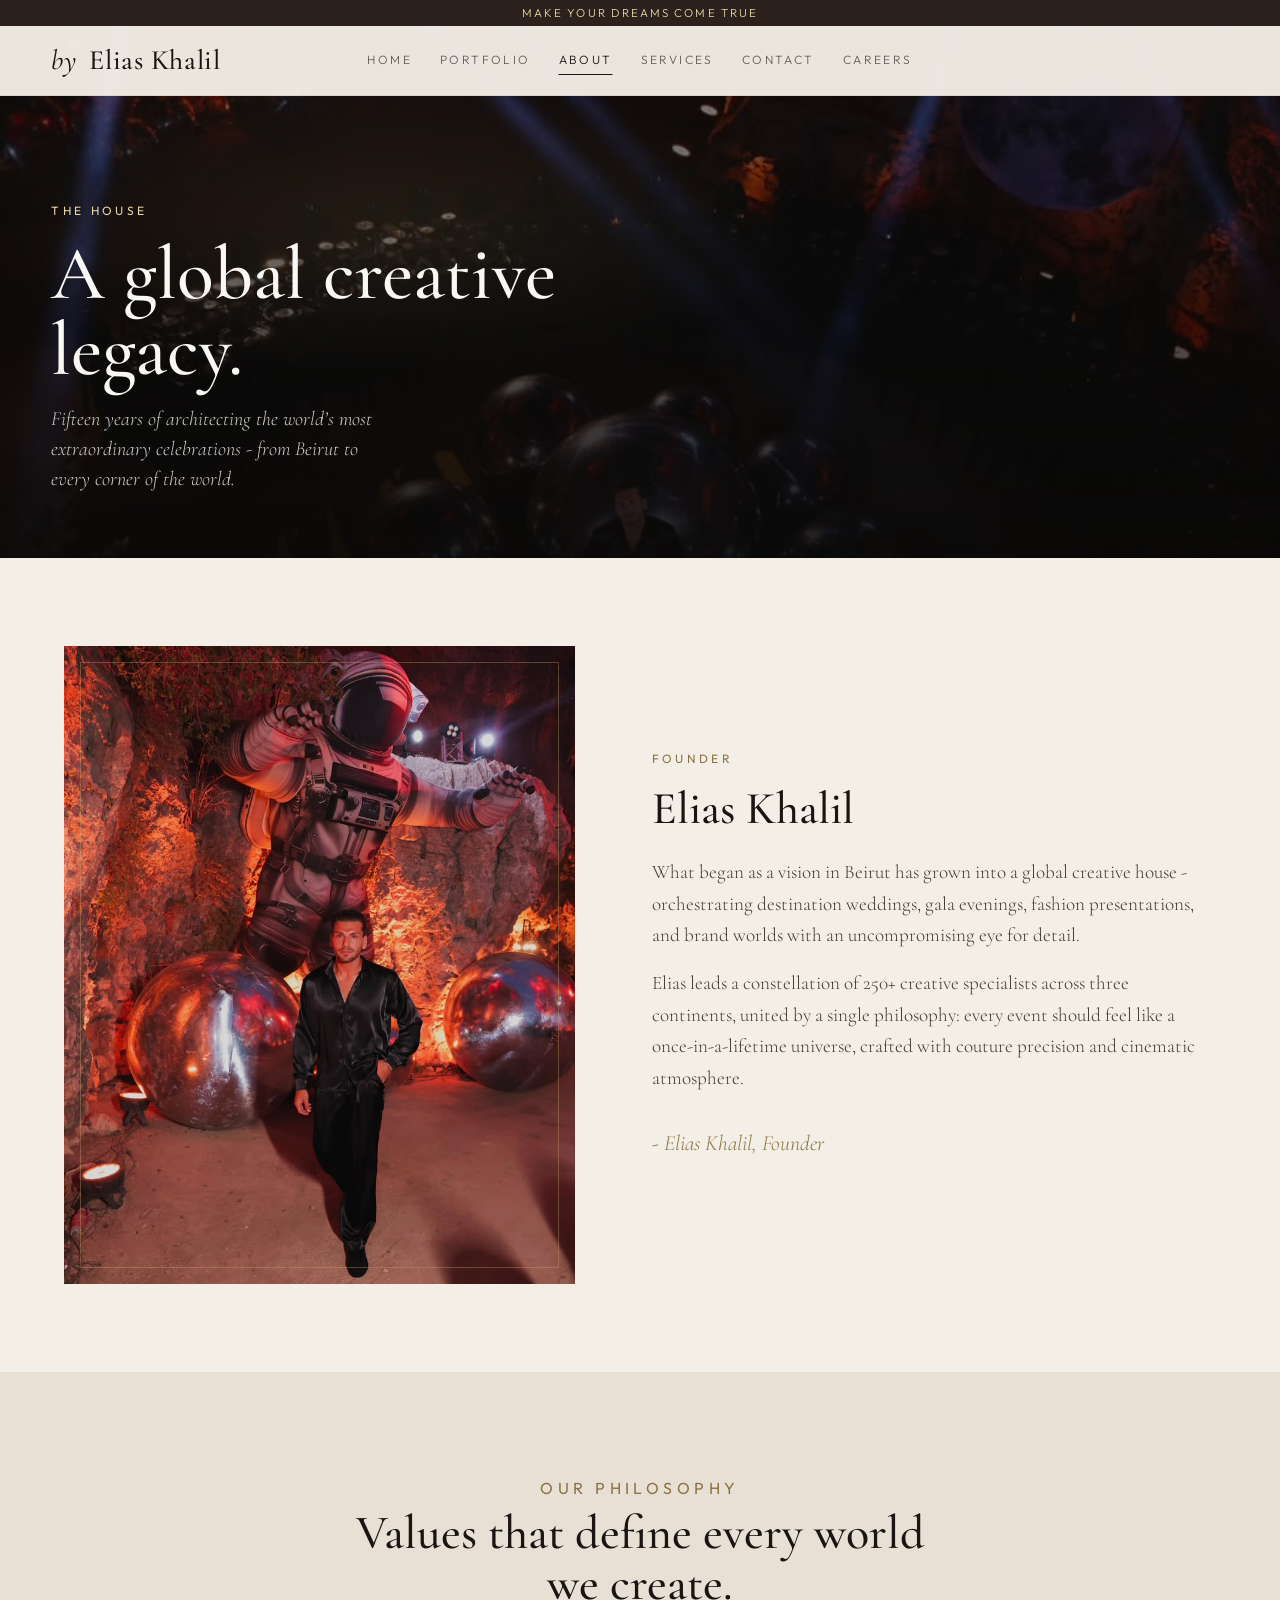
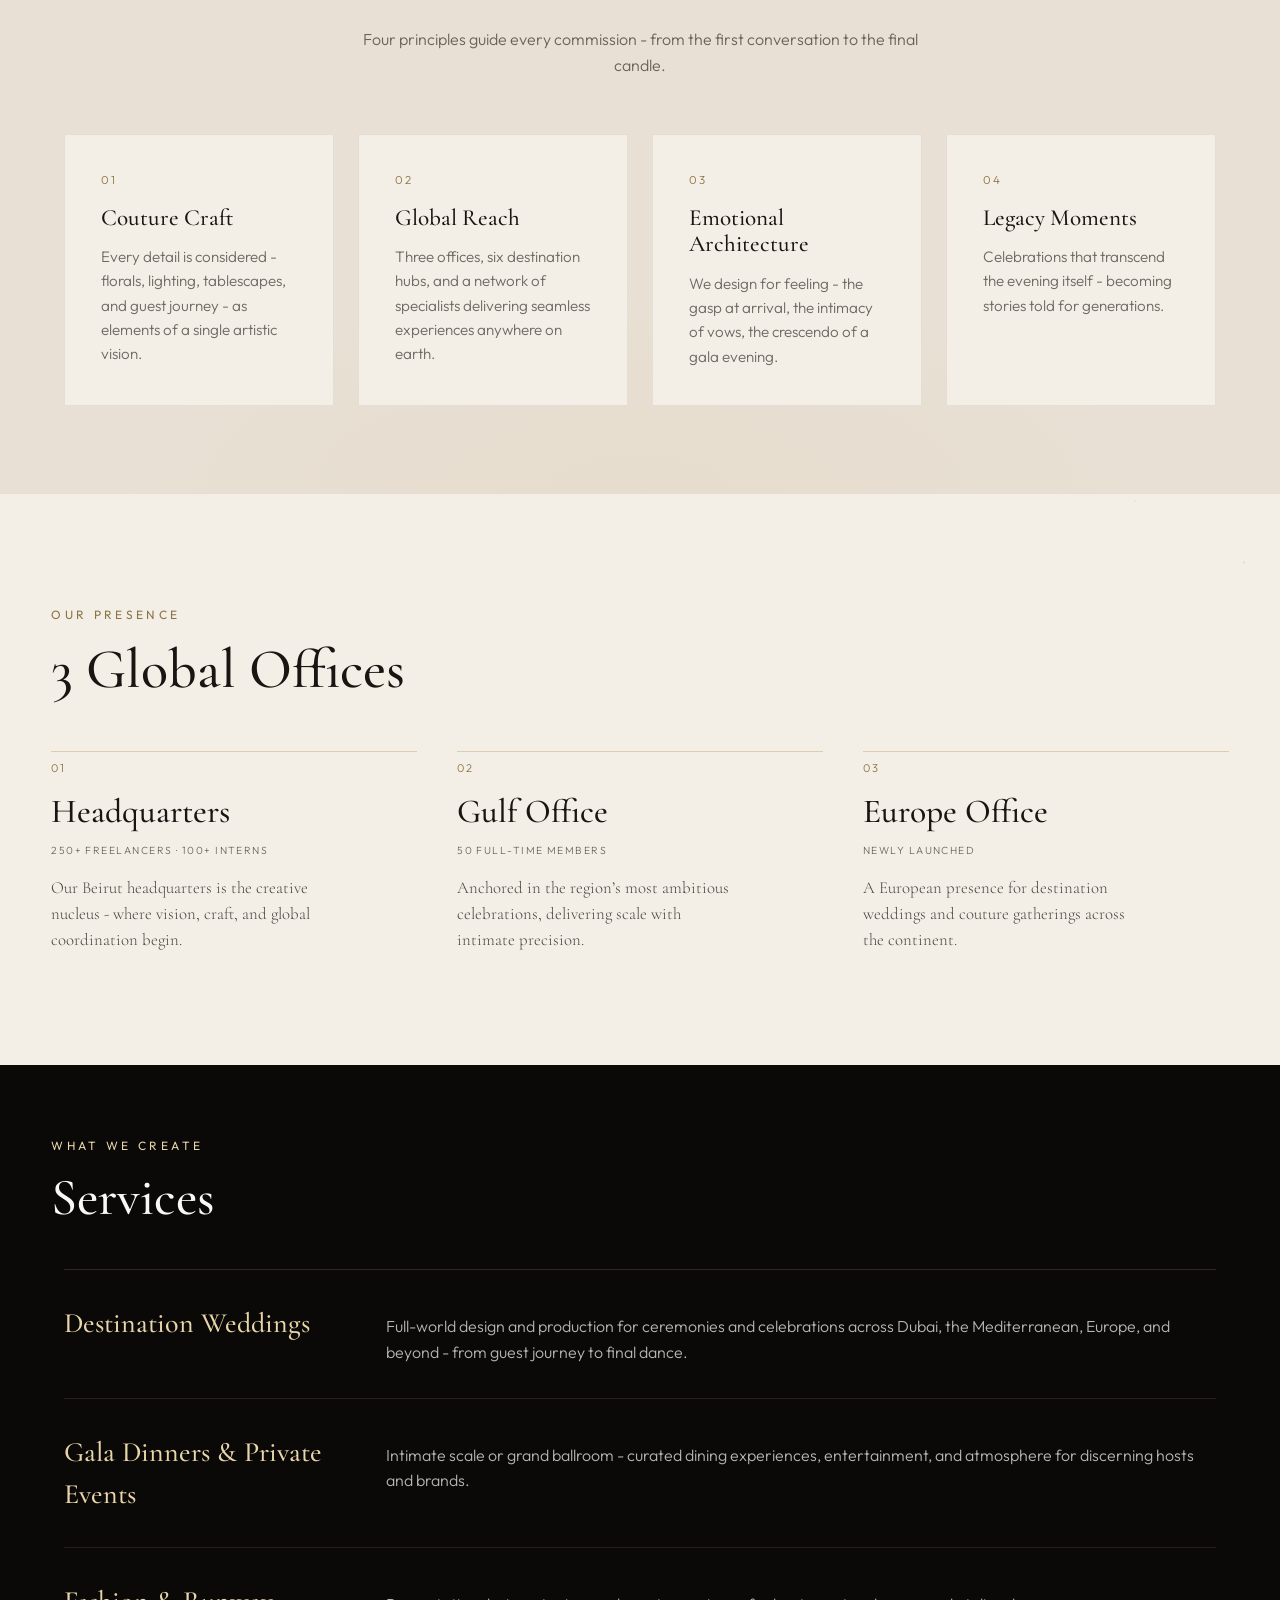
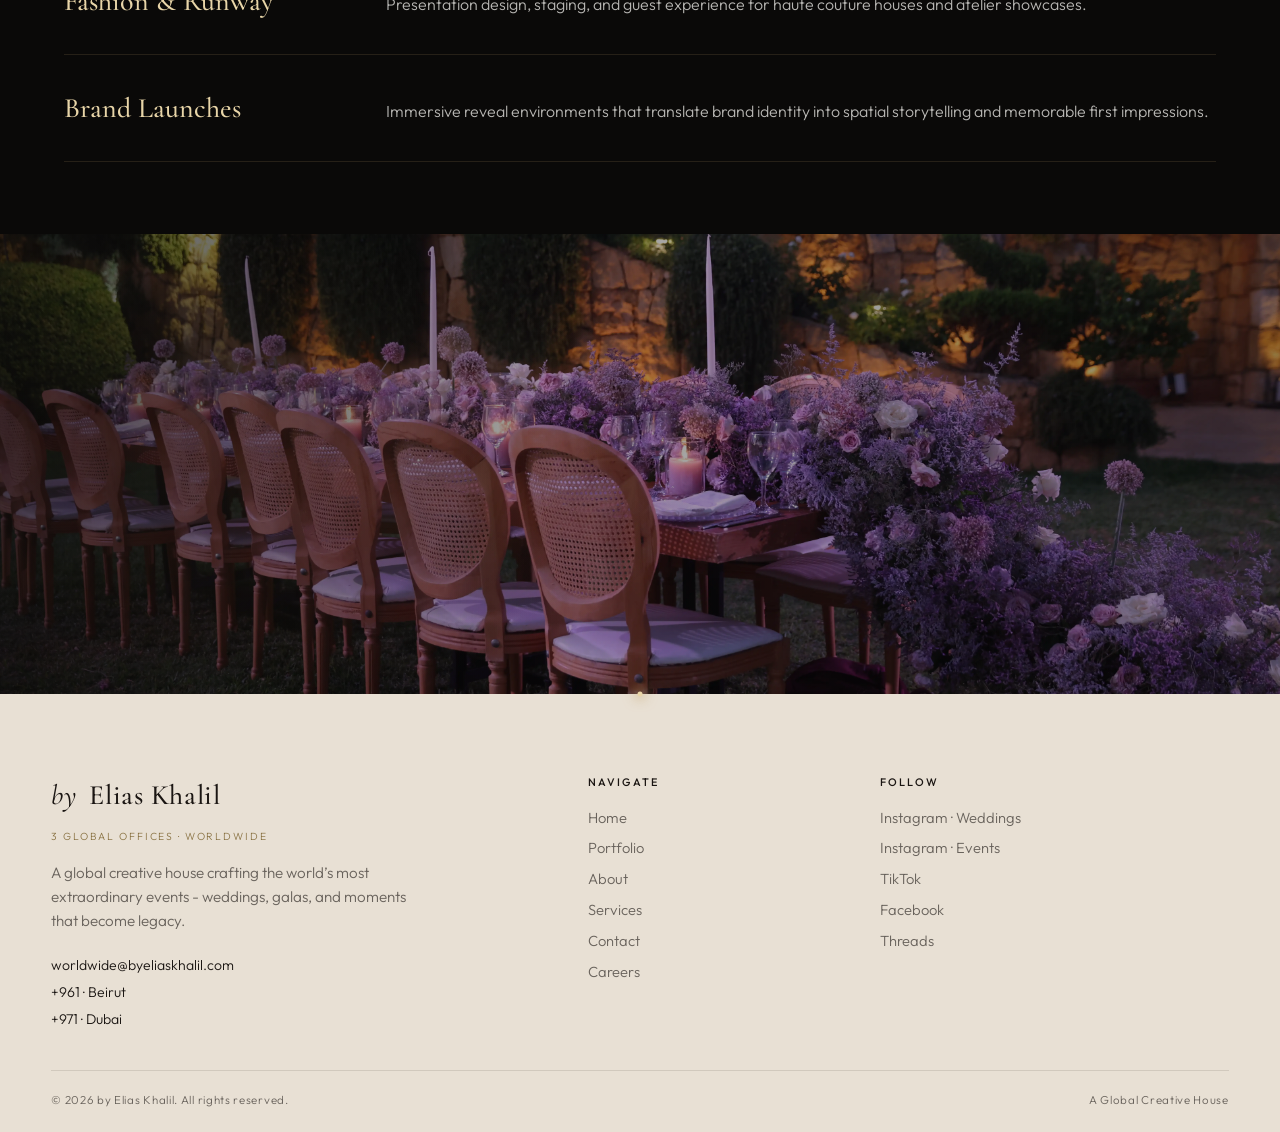
<file: preview/about.html>
<!DOCTYPE html>
<html lang="en">
<head>
  <meta charset="UTF-8" />
  <meta name="viewport" content="width=device-width, initial-scale=1.0" />
  <title>About - by Elias Khalil</title>
  <link rel="preconnect" href="https://fonts.googleapis.com" />
  <link rel="preconnect" href="https://fonts.gstatic.com" crossorigin />
  <link href="https://fonts.googleapis.com/css2?family=Cormorant+Garamond:ital,wght@0,400;0,500;0,600;1,400&family=Outfit:wght@300;400;500&display=swap" rel="stylesheet" />
  <link rel="stylesheet" href="styles.css" />
</head>
<body class="is-loading page-inner">
  <div class="preview-banner" aria-hidden="true">
    Make your dreams come true
  </div>

  <div class="grain" aria-hidden="true"></div>

  <div class="preloader" aria-hidden="true">
    <div class="preloader-inner">
      <p class="preloader-brand"><em>by</em> Elias Khalil</p>
      <div class="preloader-line"></div>
      <p class="preloader-tag">Our Story</p>
    </div>
  </div>

  <header class="site-header">
    <a class="logo" href="index.html"><em>by</em> Elias Khalil</a>
    <nav class="nav" aria-label="Primary">
      <a href="index.html">Home</a>
      <a href="portfolio.html">Portfolio</a>
      <a class="is-active" href="about.html">About</a>
      <a href="#services">Services</a>
      <a href="contact.html">Contact</a>
      <a href="careers.html">Careers</a>
    </nav>
    <div class="header-actions">
      <button class="menu-toggle" type="button" aria-label="Open menu" aria-expanded="false">
        <span></span><span></span><span></span>
      </button>
    </div>
  </header>

  <nav class="mobile-nav" aria-label="Mobile">
    <a href="index.html">Home</a>
    <a href="portfolio.html">Portfolio</a>
    <a class="is-active" href="about.html">About</a>
    <a href="#services">Services</a>
    <a href="contact.html">Contact</a>
    <a href="careers.html">Careers</a>
  </nav>

  <main>
    <section class="page-hero" aria-label="About hero">
      <div class="page-hero-media">
        <img
          data-image="aboutHero"
          alt="Aerial view of a celestial-themed gala with mirrored sphere installations and a suspended moon"
        />
        <div class="page-hero-veil"></div>
        <div class="page-hero-stars" aria-hidden="true"></div>
      </div>
      <div class="page-hero-content reveal">
        <p class="eyebrow">The House</p>
        <h1>A global creative legacy.</h1>
        <p class="page-hero-lead">Fifteen years of architecting the world’s most extraordinary celebrations - from Beirut to every corner of the world.</p>
      </div>
    </section>

    <section class="about-intro">
      <div class="about-grid">
        <div class="about-portrait reveal">
          <img
            data-image="aboutPortrait"
            alt="Elias Khalil, founder, at a celestial-themed gala"
          />
        </div>
        <div class="about-copy reveal">
          <p class="eyebrow dark">Founder</p>
          <h2>Elias Khalil</h2>
          <p class="about-bio">
            What began as a vision in Beirut has grown into a global creative house - orchestrating destination weddings, gala evenings, fashion presentations, and brand worlds with an uncompromising eye for detail.
          </p>
          <p class="about-bio">
            Elias leads a constellation of 250+ creative specialists across three continents, united by a single philosophy: every event should feel like a once-in-a-lifetime universe, crafted with couture precision and cinematic atmosphere.
          </p>
          <p class="about-signature">- Elias Khalil, Founder</p>
        </div>
      </div>
    </section>

    <section class="values">
      <div class="values-head reveal">
        <p class="eyebrow dark">Our Philosophy</p>
        <h2>Values that define every world we create.</h2>
        <p>Four principles guide every commission - from the first conversation to the final candle.</p>
      </div>

      <div class="values-grid reveal-stagger">
        <article class="value-card">
          <span class="value-index">01</span>
          <h3>Couture Craft</h3>
          <p>Every detail is considered - florals, lighting, tablescapes, and guest journey - as elements of a single artistic vision.</p>
        </article>
        <article class="value-card">
          <span class="value-index">02</span>
          <h3>Global Reach</h3>
          <p>Three offices, six destination hubs, and a network of specialists delivering seamless experiences anywhere on earth.</p>
        </article>
        <article class="value-card">
          <span class="value-index">03</span>
          <h3>Emotional Architecture</h3>
          <p>We design for feeling - the gasp at arrival, the intimacy of vows, the crescendo of a gala evening.</p>
        </article>
        <article class="value-card">
          <span class="value-index">04</span>
          <h3>Legacy Moments</h3>
          <p>Celebrations that transcend the evening itself - becoming stories told for generations.</p>
        </article>
      </div>
    </section>

    <section class="presence reveal" id="offices">
      <div class="presence-intro">
        <p class="eyebrow dark">Our Presence</p>
        <h2>3 Global Offices</h2>
      </div>

      <div class="office-grid reveal-stagger">
        <article class="office">
          <span class="office-index">01</span>
          <h3>Headquarters</h3>
          <p class="office-meta">250+ Freelancers · 100+ Interns</p>
          <p class="office-copy">
            Our Beirut headquarters is the creative nucleus - where vision, craft, and global coordination begin.
          </p>
        </article>
        <article class="office">
          <span class="office-index">02</span>
          <h3>Gulf Office</h3>
          <p class="office-meta">50 Full-Time Members</p>
          <p class="office-copy">
            Anchored in the region’s most ambitious celebrations, delivering scale with intimate precision.
          </p>
        </article>
        <article class="office">
          <span class="office-index">03</span>
          <h3>Europe Office</h3>
          <p class="office-meta">Newly Launched</p>
          <p class="office-copy">
            A European presence for destination weddings and couture gatherings across the continent.
          </p>
        </article>
      </div>
    </section>

    <section class="services-strip reveal" id="services">
      <div class="section-head">
        <div>
          <p class="eyebrow">What We Create</p>
          <h2>Services</h2>
        </div>
      </div>

      <div class="services-list">
        <article class="service-row">
          <h3>Destination Weddings</h3>
          <p>Full-world design and production for ceremonies and celebrations across Dubai, the Mediterranean, Europe, and beyond - from guest journey to final dance.</p>
        </article>
        <article class="service-row">
          <h3>Gala Dinners &amp; Private Events</h3>
          <p>Intimate scale or grand ballroom - curated dining experiences, entertainment, and atmosphere for discerning hosts and brands.</p>
        </article>
        <article class="service-row">
          <h3>Fashion &amp; Runway</h3>
          <p>Presentation design, staging, and guest experience for haute couture houses and atelier showcases.</p>
        </article>
        <article class="service-row">
          <h3>Brand Launches</h3>
          <p>Immersive reveal environments that translate brand identity into spatial storytelling and memorable first impressions.</p>
        </article>
      </div>
    </section>

    <section class="converse" id="inquire">
      <div class="converse-media">
        <img
          data-image="converseCta"
          alt="Grand villa illuminated at dusk"
        />
        <div class="converse-veil"></div>
      </div>
      <div class="converse-content reveal">
        <a class="converse-email" href="mailto:worldwide@byeliaskhalil.com">worldwide@byeliaskhalil.com</a>
        <a class="btn btn-ghost btn-magnetic" href="mailto:worldwide@byeliaskhalil.com">Begin the Conversation</a>
      </div>
    </section>
  </main>

  <footer class="site-footer">
    <div class="footer-grid">
      <div class="footer-brand">
        <a class="logo footer-logo" href="index.html"><em>by</em> Elias Khalil</a>
        <p class="footer-tag">3 Global Offices · Worldwide</p>
        <p class="footer-about">
          A global creative house crafting the world’s most extraordinary events - weddings, galas, and moments that become legacy.
        </p>
        <div class="footer-contact">
          <a href="mailto:worldwide@byeliaskhalil.com">worldwide@byeliaskhalil.com</a>
          <a href="tel:+961000000">+961 · Beirut</a>
          <a href="tel:+971000000">+971 · Dubai</a>
        </div>
      </div>

      <div class="footer-col">
        <h4>Navigate</h4>
        <a href="index.html">Home</a>
        <a href="portfolio.html">Portfolio</a>
        <a href="about.html">About</a>
        <a href="#services">Services</a>
        <a href="contact.html">Contact</a>
        <a href="careers.html">Careers</a>
      </div>

      <div class="footer-col">
        <h4>Follow</h4>
        <a href="#">Instagram · Weddings</a>
        <a href="#">Instagram · Events</a>
        <a href="#">TikTok</a>
        <a href="#">Facebook</a>
        <a href="#">Threads</a>
      </div>
    </div>

    <div class="footer-bottom">
      <p>© 2026 by Elias Khalil. All rights reserved.</p>
      <p>A Global Creative House</p>
    </div>
  </footer>

  <script src="images.js"></script>
  <script src="preview.js"></script>
</body>
</html>
</file>
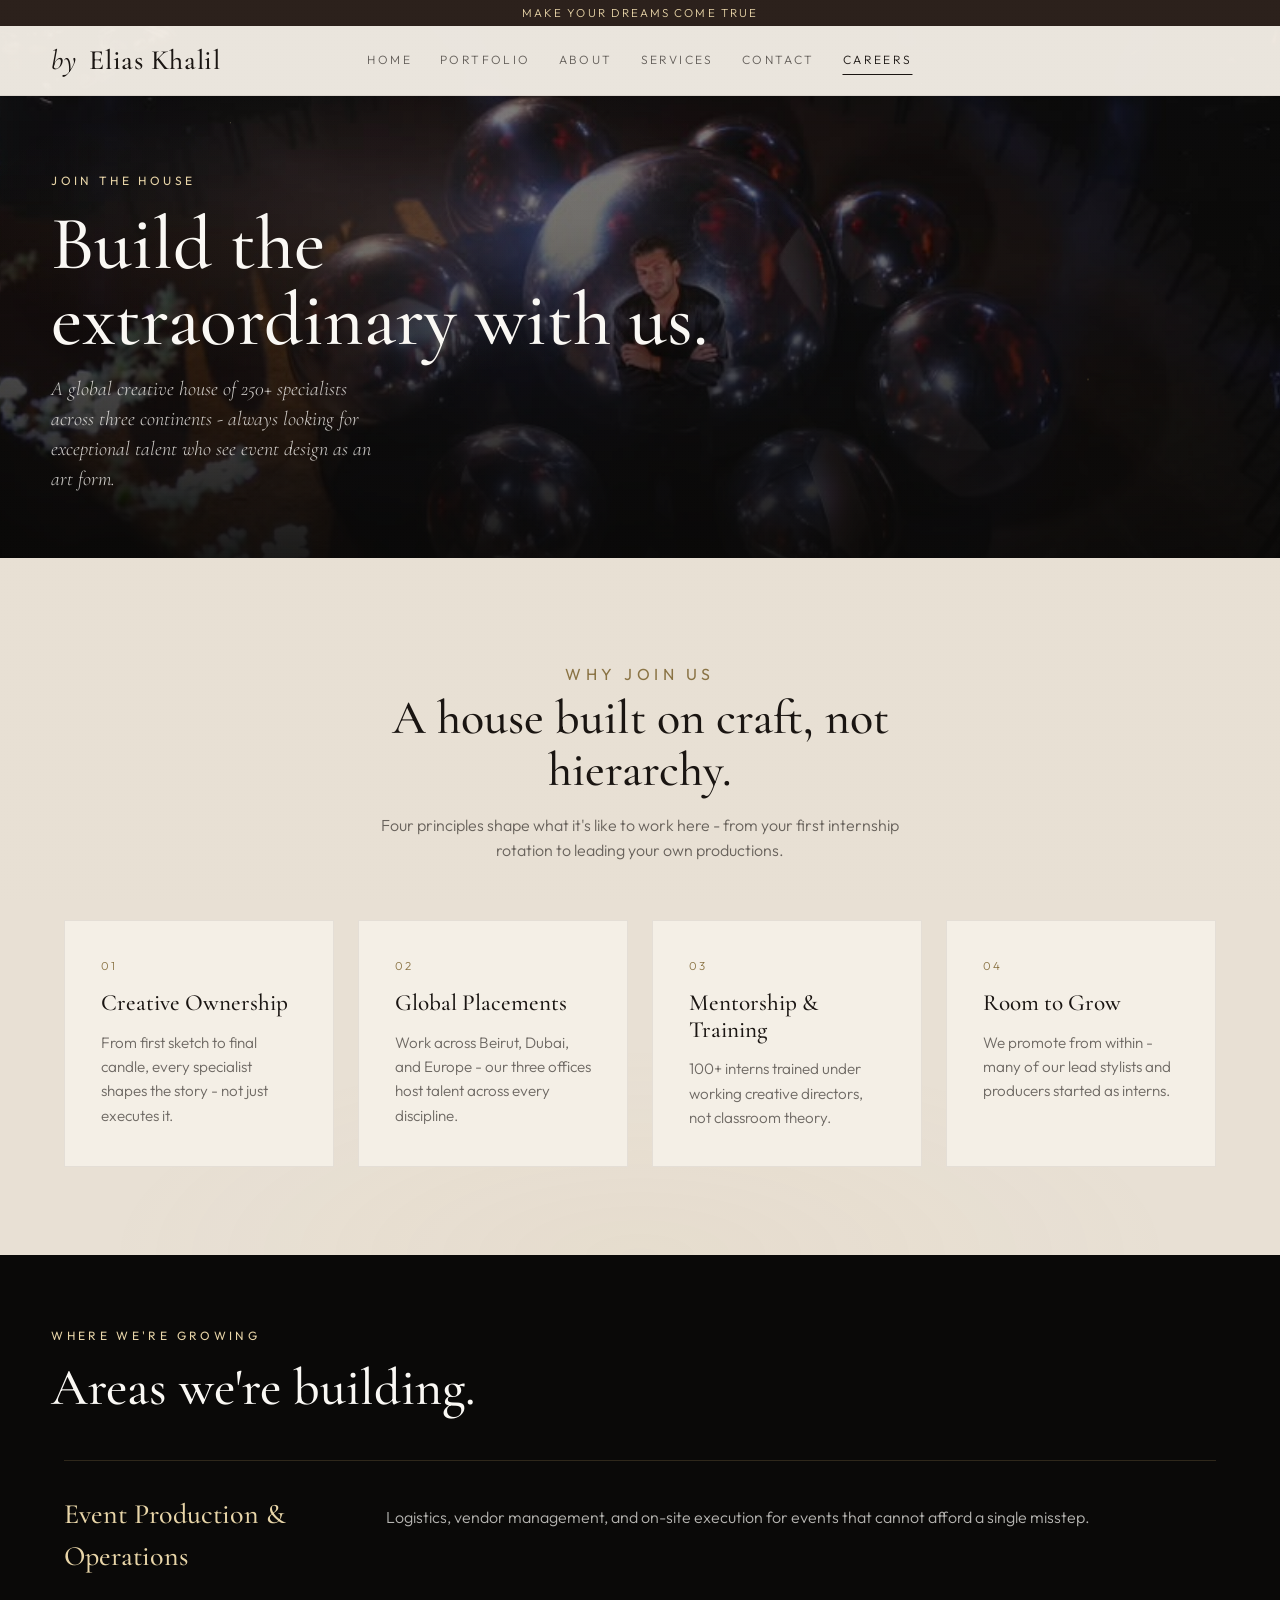
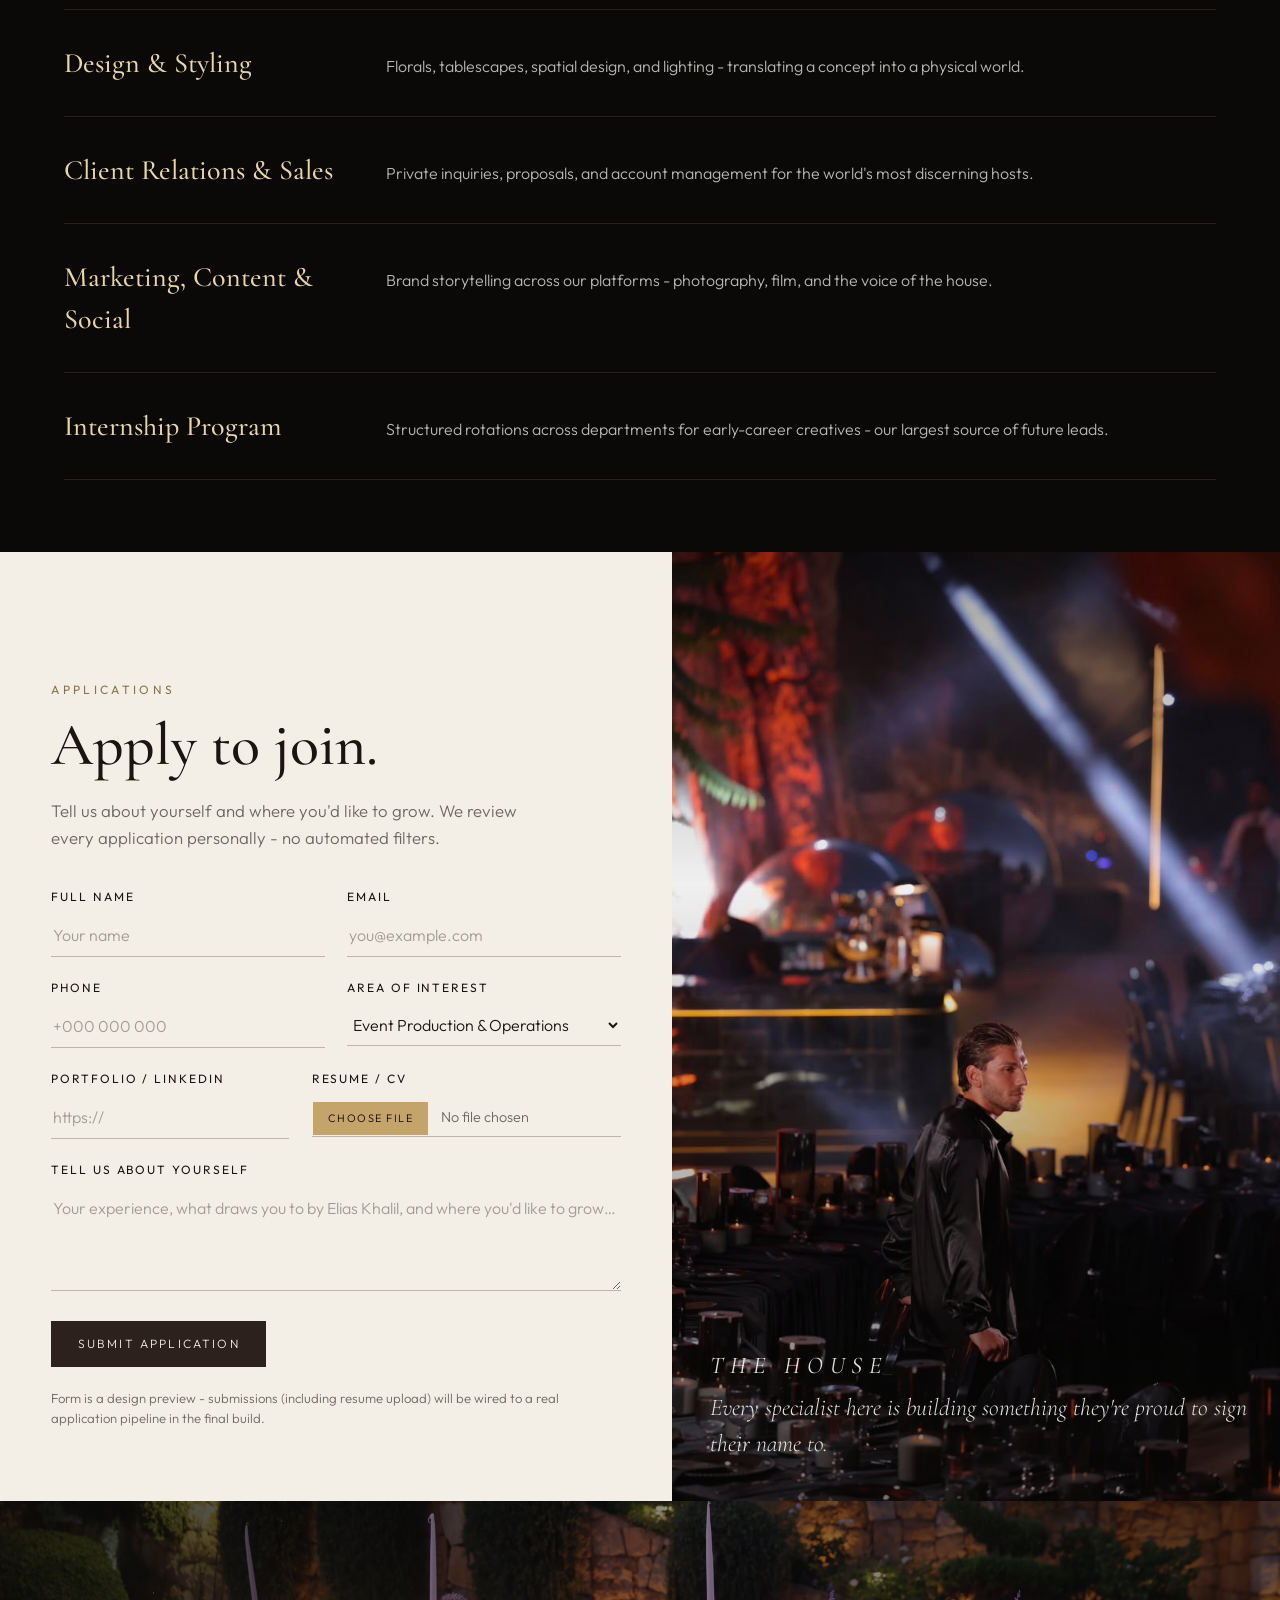
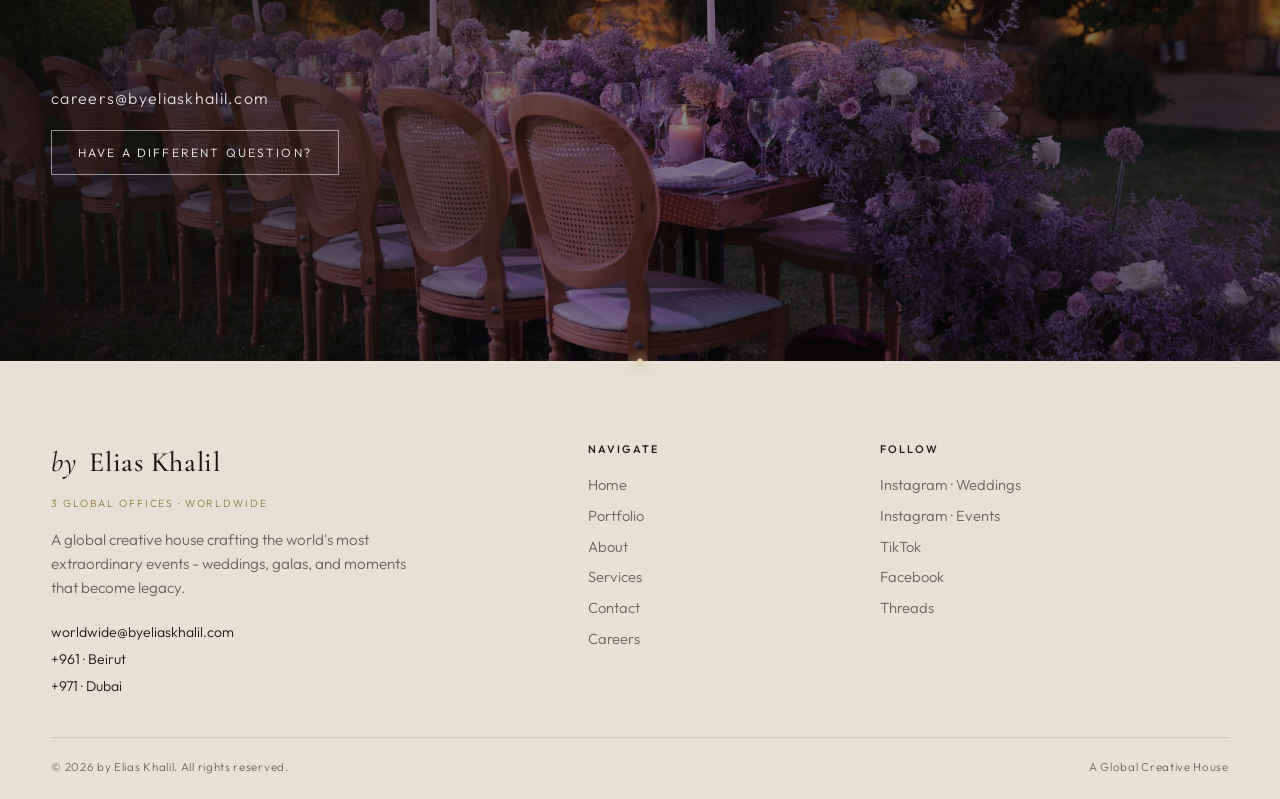
<file: preview/careers.html>
<!DOCTYPE html>
<html lang="en">
<head>
  <meta charset="UTF-8" />
  <meta name="viewport" content="width=device-width, initial-scale=1.0" />
  <title>Careers - by Elias Khalil</title>
  <link rel="preconnect" href="https://fonts.googleapis.com" />
  <link rel="preconnect" href="https://fonts.gstatic.com" crossorigin />
  <link href="https://fonts.googleapis.com/css2?family=Cormorant+Garamond:ital,wght@0,400;0,500;0,600;1,400&family=Outfit:wght@300;400;500&display=swap" rel="stylesheet" />
  <link rel="stylesheet" href="styles.css" />
</head>
<body class="is-loading page-inner">
  <div class="preview-banner" aria-hidden="true">
    Make your dreams come true
  </div>

  <div class="grain" aria-hidden="true"></div>

  <div class="preloader" aria-hidden="true">
    <div class="preloader-inner">
      <p class="preloader-brand"><em>by</em> Elias Khalil</p>
      <div class="preloader-line"></div>
      <p class="preloader-tag">Join The House</p>
    </div>
  </div>

  <header class="site-header">
    <a class="logo" href="index.html"><em>by</em> Elias Khalil</a>
    <nav class="nav" aria-label="Primary">
      <a href="index.html">Home</a>
      <a href="portfolio.html">Portfolio</a>
      <a href="about.html">About</a>
      <a href="about.html#services">Services</a>
      <a href="contact.html">Contact</a>
      <a class="is-active" href="careers.html">Careers</a>
    </nav>
    <div class="header-actions">
      <button class="menu-toggle" type="button" aria-label="Open menu" aria-expanded="false">
        <span></span><span></span><span></span>
      </button>
    </div>
  </header>

  <nav class="mobile-nav" aria-label="Mobile">
    <a href="index.html">Home</a>
    <a href="portfolio.html">Portfolio</a>
    <a href="about.html">About</a>
    <a href="about.html#services">Services</a>
    <a href="contact.html">Contact</a>
    <a class="is-active" href="careers.html">Careers</a>
  </nav>

  <main>
    <section class="page-hero" aria-label="Careers hero">
      <div class="page-hero-media">
        <img
          data-image="careersHero"
          alt="Aerial view of a celestial-themed gala with spotlights, a suspended moon, and mirrored sphere installations"
        />
        <div class="page-hero-veil"></div>
        <div class="page-hero-stars" aria-hidden="true"></div>
      </div>
      <div class="page-hero-content reveal">
        <p class="eyebrow">Join The House</p>
        <h1>Build the extraordinary with us.</h1>
        <p class="page-hero-lead">A global creative house of 250+ specialists across three continents - always looking for exceptional talent who see event design as an art form.</p>
      </div>
    </section>

    <section class="values">
      <div class="values-head reveal">
        <p class="eyebrow dark">Why Join Us</p>
        <h2>A house built on craft, not hierarchy.</h2>
        <p>Four principles shape what it's like to work here - from your first internship rotation to leading your own productions.</p>
      </div>

      <div class="values-grid reveal-stagger">
        <article class="value-card">
          <span class="value-index">01</span>
          <h3>Creative Ownership</h3>
          <p>From first sketch to final candle, every specialist shapes the story - not just executes it.</p>
        </article>
        <article class="value-card">
          <span class="value-index">02</span>
          <h3>Global Placements</h3>
          <p>Work across Beirut, Dubai, and Europe - our three offices host talent across every discipline.</p>
        </article>
        <article class="value-card">
          <span class="value-index">03</span>
          <h3>Mentorship &amp; Training</h3>
          <p>100+ interns trained under working creative directors, not classroom theory.</p>
        </article>
        <article class="value-card">
          <span class="value-index">04</span>
          <h3>Room to Grow</h3>
          <p>We promote from within - many of our lead stylists and producers started as interns.</p>
        </article>
      </div>
    </section>

    <section class="services-strip reveal" id="areas">
      <div class="section-head">
        <div>
          <p class="eyebrow">Where We're Growing</p>
          <h2>Areas we're building.</h2>
        </div>
      </div>

      <div class="services-list">
        <article class="service-row">
          <h3>Event Production &amp; Operations</h3>
          <p>Logistics, vendor management, and on-site execution for events that cannot afford a single misstep.</p>
        </article>
        <article class="service-row">
          <h3>Design &amp; Styling</h3>
          <p>Florals, tablescapes, spatial design, and lighting - translating a concept into a physical world.</p>
        </article>
        <article class="service-row">
          <h3>Client Relations &amp; Sales</h3>
          <p>Private inquiries, proposals, and account management for the world's most discerning hosts.</p>
        </article>
        <article class="service-row">
          <h3>Marketing, Content &amp; Social</h3>
          <p>Brand storytelling across our platforms - photography, film, and the voice of the house.</p>
        </article>
        <article class="service-row">
          <h3>Internship Program</h3>
          <p>Structured rotations across departments for early-career creatives - our largest source of future leads.</p>
        </article>
      </div>
    </section>

    <section class="contact-page" aria-label="Application form">
      <div class="contact-body">
        <div class="reveal">
          <p class="eyebrow dark">Applications</p>
          <h1>Apply to join.</h1>
          <p class="contact-lead">
            Tell us about yourself and where you'd like to grow. We review every application personally - no automated filters.
          </p>
        </div>

        <form class="contact-form reveal" action="mailto:careers@byeliaskhalil.com" method="post" enctype="text/plain">
          <div class="form-row">
            <div class="field">
              <label for="jf-name">Full Name</label>
              <input id="jf-name" name="name" type="text" placeholder="Your name" autocomplete="name" required />
            </div>
            <div class="field">
              <label for="jf-email">Email</label>
              <input id="jf-email" name="email" type="email" placeholder="you@example.com" autocomplete="email" required />
            </div>
          </div>

          <div class="form-row">
            <div class="field">
              <label for="jf-phone">Phone</label>
              <input id="jf-phone" name="phone" type="tel" placeholder="+000 000 000" autocomplete="tel" />
            </div>
            <div class="field">
              <label for="jf-area">Area of Interest</label>
              <select id="jf-area" name="area">
                <option>Event Production &amp; Operations</option>
                <option>Design &amp; Styling</option>
                <option>Client Relations &amp; Sales</option>
                <option>Marketing, Content &amp; Social</option>
                <option>Internship Program</option>
                <option>Other</option>
              </select>
            </div>
          </div>

          <div class="form-row">
            <div class="field">
              <label for="jf-portfolio">Portfolio / LinkedIn</label>
              <input id="jf-portfolio" name="portfolio" type="url" placeholder="https://" />
            </div>
            <div class="field">
              <label for="jf-resume">Resume / CV</label>
              <input id="jf-resume" name="resume" type="file" accept=".pdf,.doc,.docx" />
            </div>
          </div>

          <div class="field">
            <label for="jf-message">Tell Us About Yourself</label>
            <textarea id="jf-message" name="message" placeholder="Your experience, what draws you to by Elias Khalil, and where you'd like to grow…"></textarea>
          </div>

          <button class="btn btn-dark btn-magnetic" type="submit">Submit Application</button>
          <p class="form-note">Form is a design preview - submissions (including resume upload) will be wired to a real application pipeline in the final build.</p>
        </form>
      </div>

      <div class="contact-visual">
        <img
          data-image="careersVisual"
          alt="Elias Khalil walking through a candlelit banquet table setup during production"
          loading="lazy"
          decoding="async"
        />
        <div class="contact-visual-veil"></div>
        <div class="contact-visual-caption">
          <p class="eyebrow">The House</p>
          <p>Every specialist here is building something they're proud to sign their name to.</p>
        </div>
      </div>
    </section>

    <section class="converse" id="inquire">
      <div class="converse-media">
        <img
          data-image="converseCta"
          alt="Grand villa illuminated at dusk"
          loading="lazy"
          decoding="async"
        />
        <div class="converse-veil"></div>
        <div class="converse-stars" aria-hidden="true"></div>
      </div>
      <div class="converse-content reveal">
        <a class="converse-email" href="mailto:careers@byeliaskhalil.com">careers@byeliaskhalil.com</a>
        <a class="btn btn-ghost btn-magnetic" href="contact.html">Have A Different Question?</a>
      </div>
    </section>
  </main>

  <footer class="site-footer">
    <div class="footer-grid">
      <div class="footer-brand">
        <a class="logo footer-logo" href="index.html"><em>by</em> Elias Khalil</a>
        <p class="footer-tag">3 Global Offices · Worldwide</p>
        <p class="footer-about">
          A global creative house crafting the world's most extraordinary events - weddings, galas, and moments that become legacy.
        </p>
        <div class="footer-contact">
          <a href="mailto:worldwide@byeliaskhalil.com">worldwide@byeliaskhalil.com</a>
          <a href="tel:+961000000">+961 · Beirut</a>
          <a href="tel:+971000000">+971 · Dubai</a>
        </div>
      </div>

      <div class="footer-col">
        <h4>Navigate</h4>
        <a href="index.html">Home</a>
        <a href="portfolio.html">Portfolio</a>
        <a href="about.html">About</a>
        <a href="about.html#services">Services</a>
        <a href="contact.html">Contact</a>
        <a href="careers.html">Careers</a>
      </div>

      <div class="footer-col">
        <h4>Follow</h4>
        <a href="#">Instagram · Weddings</a>
        <a href="#">Instagram · Events</a>
        <a href="#">TikTok</a>
        <a href="#">Facebook</a>
        <a href="#">Threads</a>
      </div>
    </div>

    <div class="footer-bottom">
      <p>© 2026 by Elias Khalil. All rights reserved.</p>
      <p>A Global Creative House</p>
    </div>
  </footer>

  <script src="images.js"></script>
  <script src="preview.js"></script>
</body>
</html>
</file>
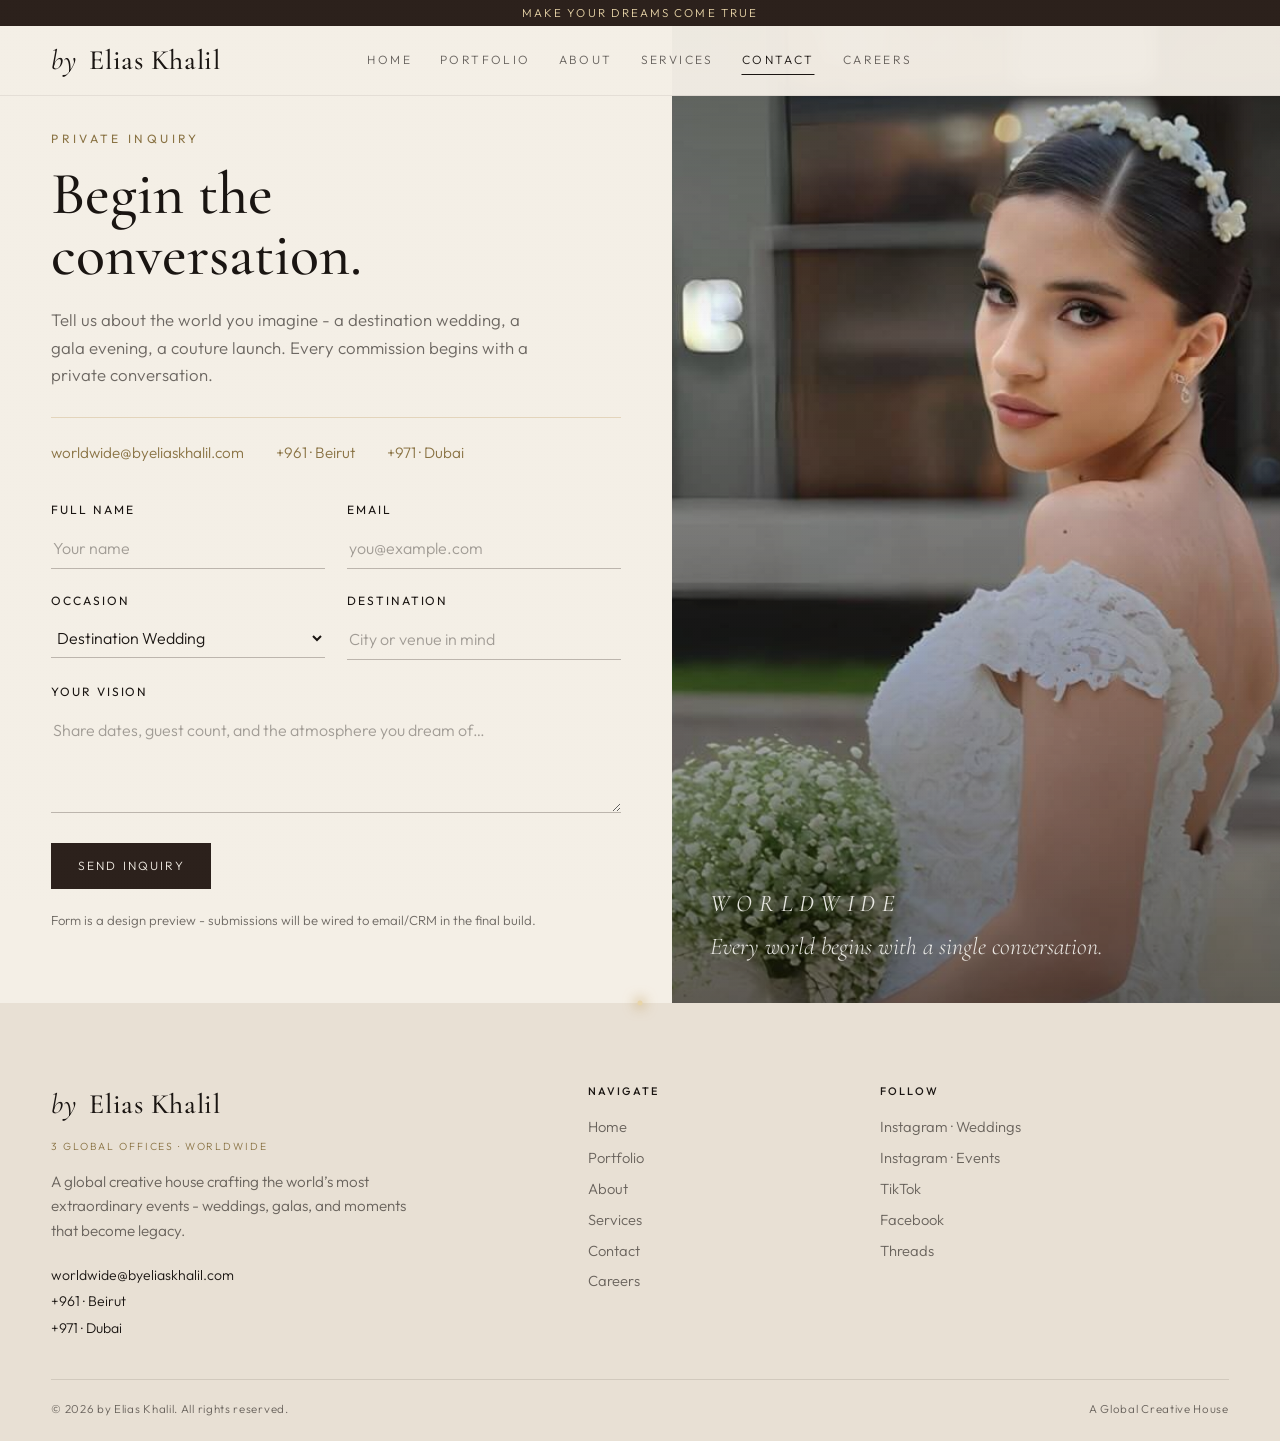
<file: preview/contact.html>
<!DOCTYPE html>
<html lang="en">
<head>
  <meta charset="UTF-8" />
  <meta name="viewport" content="width=device-width, initial-scale=1.0" />
  <title>Contact - by Elias Khalil</title>
  <link rel="preconnect" href="https://fonts.googleapis.com" />
  <link rel="preconnect" href="https://fonts.gstatic.com" crossorigin />
  <link href="https://fonts.googleapis.com/css2?family=Cormorant+Garamond:ital,wght@0,400;0,500;0,600;1,400&family=Outfit:wght@300;400;500&display=swap" rel="stylesheet" />
  <link rel="stylesheet" href="styles.css" />
</head>
<body class="is-loading page-inner">
  <div class="preview-banner" aria-hidden="true">
    Make your dreams come true
  </div>

  <div class="grain" aria-hidden="true"></div>

  <div class="preloader" aria-hidden="true">
    <div class="preloader-inner">
      <p class="preloader-brand"><em>by</em> Elias Khalil</p>
      <div class="preloader-line"></div>
      <p class="preloader-tag">Begin the Conversation</p>
    </div>
  </div>

  <header class="site-header">
    <a class="logo" href="index.html"><em>by</em> Elias Khalil</a>
    <nav class="nav" aria-label="Primary">
      <a href="index.html">Home</a>
      <a href="portfolio.html">Portfolio</a>
      <a href="about.html">About</a>
      <a href="about.html#services">Services</a>
      <a class="is-active" href="contact.html">Contact</a>
      <a href="careers.html">Careers</a>
    </nav>
    <div class="header-actions">
      <button class="menu-toggle" type="button" aria-label="Open menu" aria-expanded="false">
        <span></span><span></span><span></span>
      </button>
    </div>
  </header>

  <nav class="mobile-nav" aria-label="Mobile">
    <a href="index.html">Home</a>
    <a href="portfolio.html">Portfolio</a>
    <a href="about.html">About</a>
    <a href="about.html#services">Services</a>
    <a class="is-active" href="contact.html">Contact</a>
    <a href="careers.html">Careers</a>
  </nav>

  <main>
    <section class="contact-page" aria-label="Contact">
      <div class="contact-body">
        <div class="reveal">
          <p class="eyebrow dark">Private Inquiry</p>
          <h1>Begin the conversation.</h1>
          <p class="contact-lead">
            Tell us about the world you imagine - a destination wedding, a gala evening, a couture launch. Every commission begins with a private conversation.
          </p>
          <div class="contact-direct">
            <a href="mailto:worldwide@byeliaskhalil.com">worldwide@byeliaskhalil.com</a>
            <a href="tel:+961000000">+961 · Beirut</a>
            <a href="tel:+971000000">+971 · Dubai</a>
          </div>
        </div>

        <form class="contact-form reveal" action="mailto:worldwide@byeliaskhalil.com" method="post" enctype="text/plain">
          <div class="form-row">
            <div class="field">
              <label for="cf-name">Full Name</label>
              <input id="cf-name" name="name" type="text" placeholder="Your name" autocomplete="name" required />
            </div>
            <div class="field">
              <label for="cf-email">Email</label>
              <input id="cf-email" name="email" type="email" placeholder="you@example.com" autocomplete="email" required />
            </div>
          </div>

          <div class="form-row">
            <div class="field">
              <label for="cf-type">Occasion</label>
              <select id="cf-type" name="occasion">
                <option>Destination Wedding</option>
                <option>Gala Dinner</option>
                <option>Fashion Show</option>
                <option>Brand Launch</option>
                <option>Other</option>
              </select>
            </div>
            <div class="field">
              <label for="cf-location">Destination</label>
              <input id="cf-location" name="destination" type="text" placeholder="City or venue in mind" />
            </div>
          </div>

          <div class="field">
            <label for="cf-message">Your Vision</label>
            <textarea id="cf-message" name="message" placeholder="Share dates, guest count, and the atmosphere you dream of…"></textarea>
          </div>

          <button class="btn btn-dark btn-magnetic" type="submit">Send Inquiry</button>
          <p class="form-note">Form is a design preview - submissions will be wired to email/CRM in the final build.</p>
        </form>
      </div>

      <div class="contact-visual">
        <img
          data-image="contactVisual"
          alt="Elegant candlelit table setting awaiting guests"
        />
        <div class="contact-visual-veil"></div>
        <div class="contact-visual-caption">
          <p class="eyebrow">Worldwide</p>
          <p>Every world begins with a single conversation.</p>
        </div>
      </div>
    </section>
  </main>

  <footer class="site-footer">
    <div class="footer-grid">
      <div class="footer-brand">
        <a class="logo footer-logo" href="index.html"><em>by</em> Elias Khalil</a>
        <p class="footer-tag">3 Global Offices · Worldwide</p>
        <p class="footer-about">
          A global creative house crafting the world’s most extraordinary events - weddings, galas, and moments that become legacy.
        </p>
        <div class="footer-contact">
          <a href="mailto:worldwide@byeliaskhalil.com">worldwide@byeliaskhalil.com</a>
          <a href="tel:+961000000">+961 · Beirut</a>
          <a href="tel:+971000000">+971 · Dubai</a>
        </div>
      </div>

      <div class="footer-col">
        <h4>Navigate</h4>
        <a href="index.html">Home</a>
        <a href="portfolio.html">Portfolio</a>
        <a href="about.html">About</a>
        <a href="about.html#services">Services</a>
        <a href="contact.html">Contact</a>
        <a href="careers.html">Careers</a>
      </div>

      <div class="footer-col">
        <h4>Follow</h4>
        <a href="#">Instagram · Weddings</a>
        <a href="#">Instagram · Events</a>
        <a href="#">TikTok</a>
        <a href="#">Facebook</a>
        <a href="#">Threads</a>
      </div>
    </div>

    <div class="footer-bottom">
      <p>© 2026 by Elias Khalil. All rights reserved.</p>
      <p>A Global Creative House</p>
    </div>
  </footer>

  <script src="images.js"></script>
  <script src="preview.js"></script>
</body>
</html>
</file>
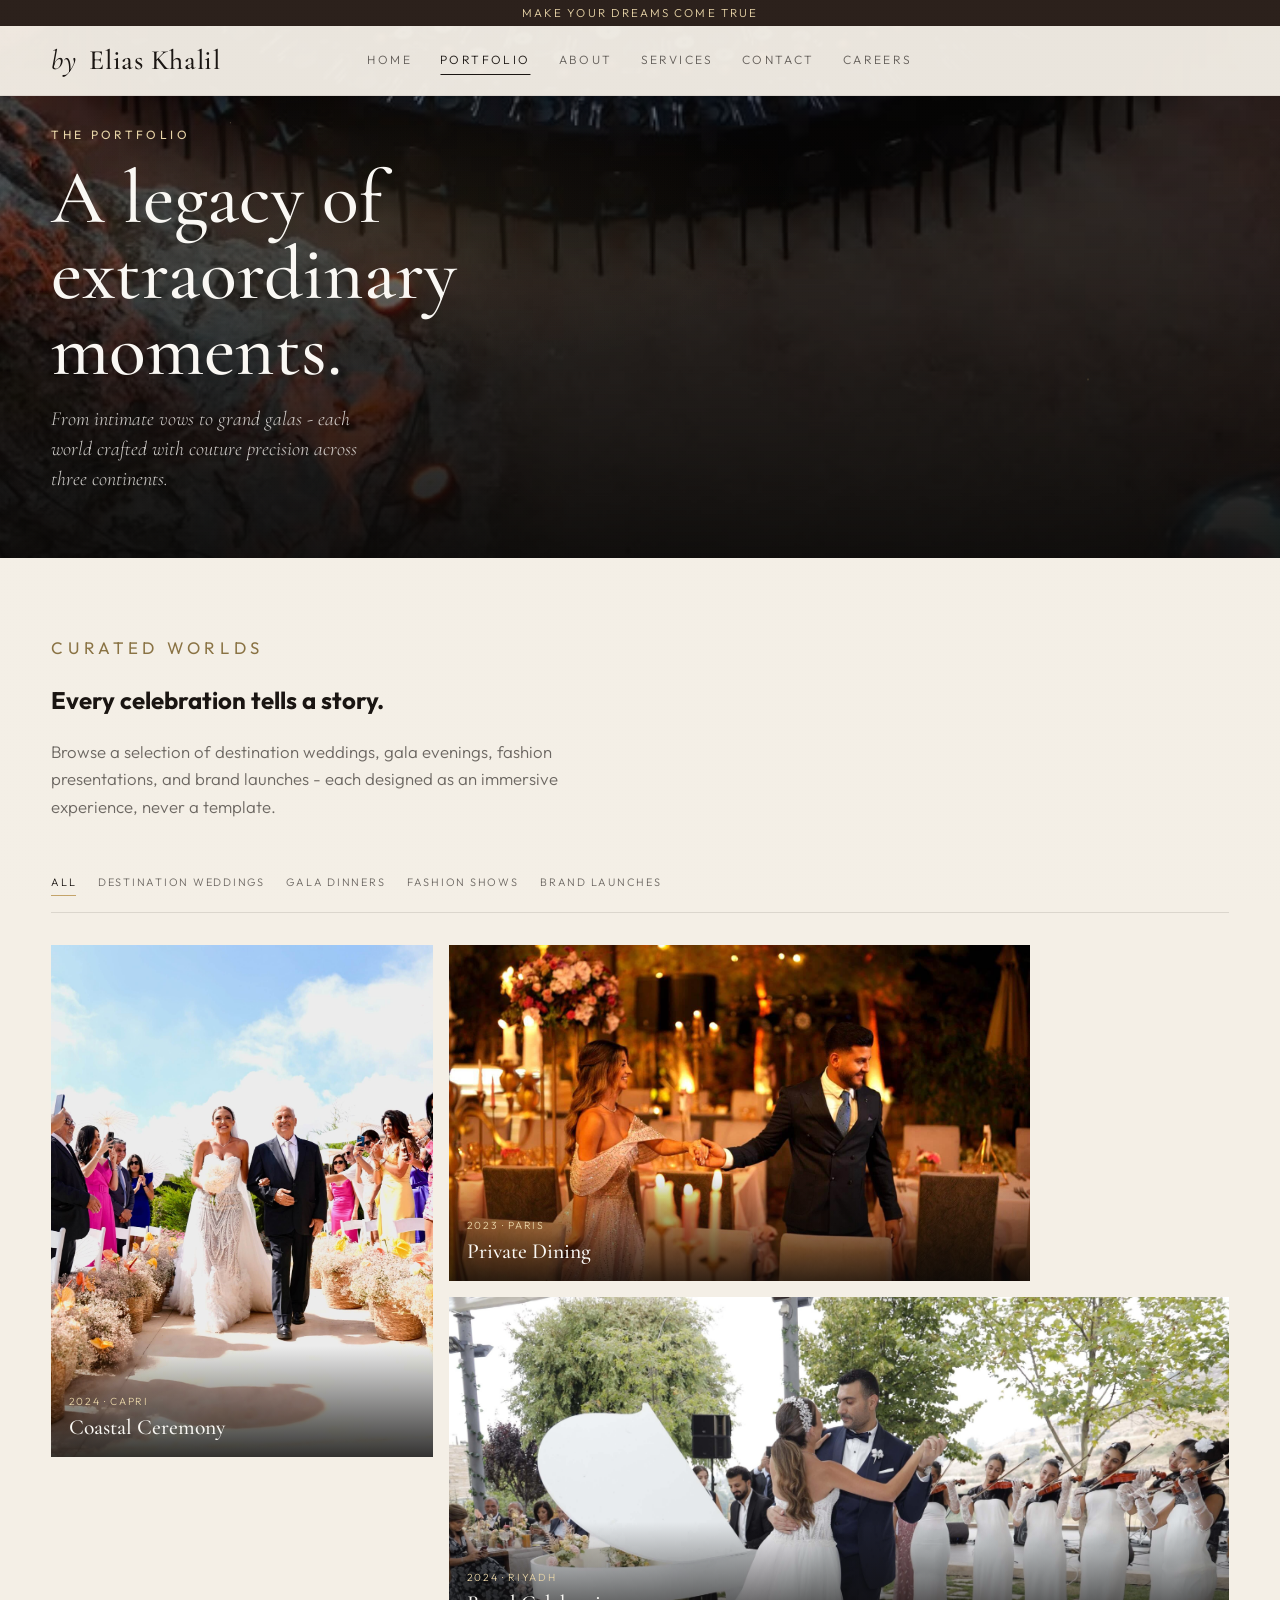
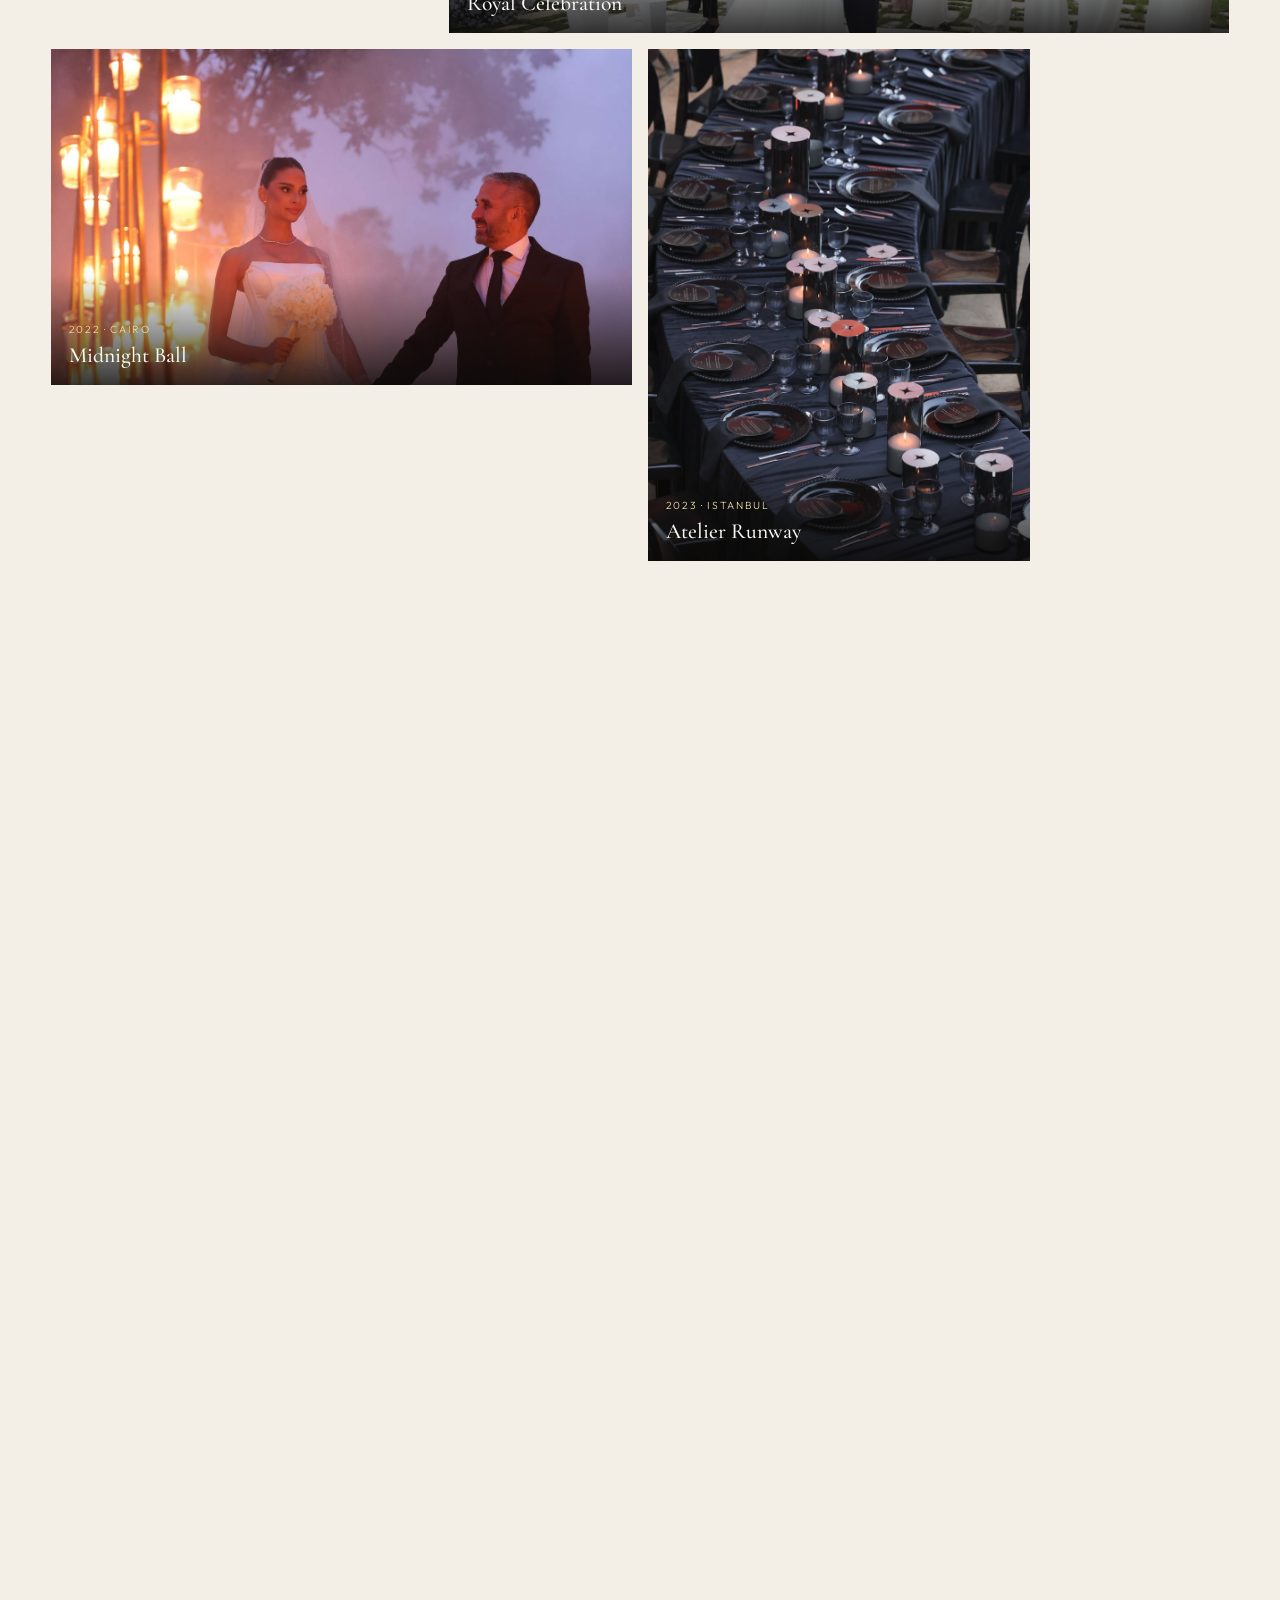
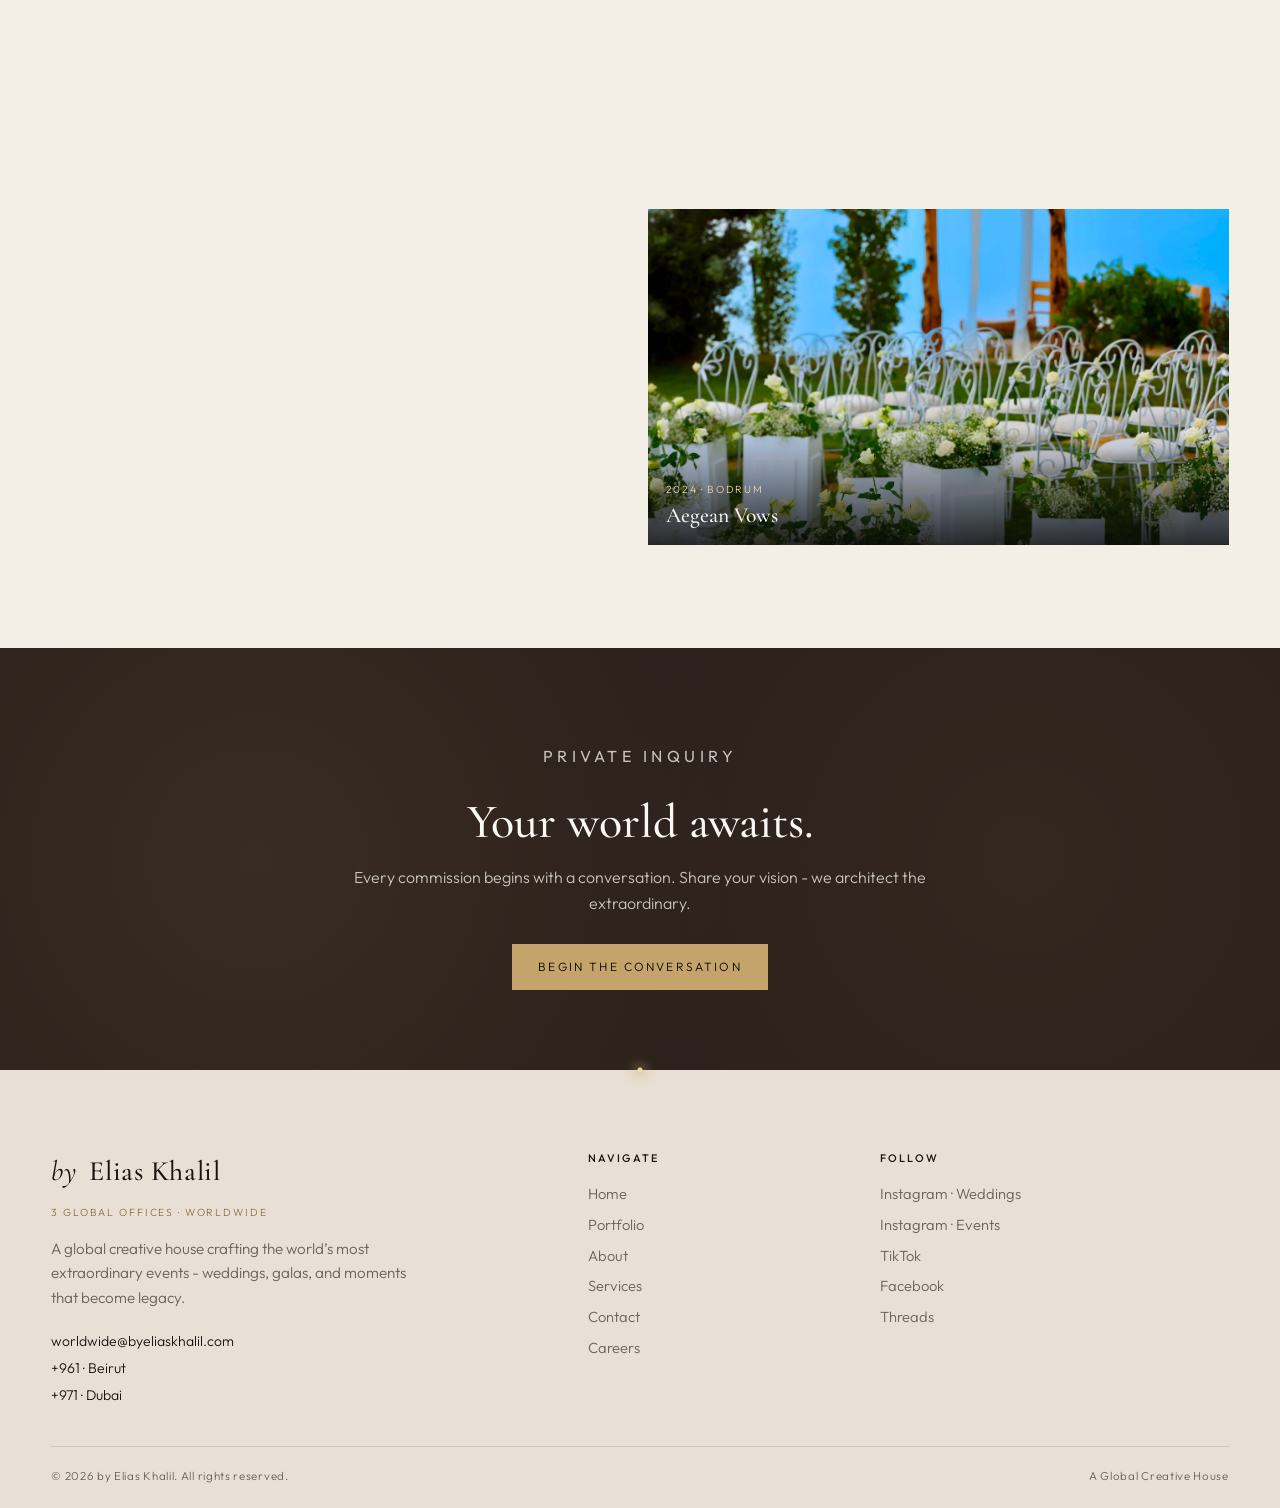
<file: preview/portfolio.html>
<!DOCTYPE html>
<html lang="en">
<head>
  <meta charset="UTF-8" />
  <meta name="viewport" content="width=device-width, initial-scale=1.0" />
  <title>Portfolio - by Elias Khalil</title>
  <link rel="preconnect" href="https://fonts.googleapis.com" />
  <link rel="preconnect" href="https://fonts.gstatic.com" crossorigin />
  <link href="https://fonts.googleapis.com/css2?family=Cormorant+Garamond:ital,wght@0,400;0,500;0,600;1,400&family=Outfit:wght@300;400;500&display=swap" rel="stylesheet" />
  <link rel="stylesheet" href="styles.css" />
</head>
<body class="is-loading page-inner">
  <div class="preview-banner" aria-hidden="true">
    Make your dreams come true
  </div>

  <div class="grain" aria-hidden="true"></div>

  <div class="preloader" aria-hidden="true">
    <div class="preloader-inner">
      <p class="preloader-brand"><em>by</em> Elias Khalil</p>
      <div class="preloader-line"></div>
      <p class="preloader-tag">The Portfolio</p>
    </div>
  </div>

  <header class="site-header">
    <a class="logo" href="index.html"><em>by</em> Elias Khalil</a>
    <nav class="nav" aria-label="Primary">
      <a href="index.html">Home</a>
      <a class="is-active" href="portfolio.html">Portfolio</a>
      <a href="about.html">About</a>
      <a href="about.html#services">Services</a>
      <a href="contact.html">Contact</a>
      <a href="careers.html">Careers</a>
    </nav>
    <div class="header-actions">
      <button class="menu-toggle" type="button" aria-label="Open menu" aria-expanded="false">
        <span></span><span></span><span></span>
      </button>
    </div>
  </header>

  <nav class="mobile-nav" aria-label="Mobile">
    <a href="index.html">Home</a>
    <a class="is-active" href="portfolio.html">Portfolio</a>
    <a href="about.html">About</a>
    <a href="about.html#services">Services</a>
    <a href="contact.html">Contact</a>
    <a href="careers.html">Careers</a>
  </nav>

  <main>
    <section class="page-hero" aria-label="Portfolio hero">
      <div class="page-hero-media">
        <img
          data-image="portfolioHero"
          alt="Aerial view of a curved banquet table installation carved into a rock canyon"
        />
        <div class="page-hero-veil"></div>
        <div class="page-hero-stars" aria-hidden="true"></div>
      </div>
      <div class="page-hero-content reveal">
        <p class="eyebrow">The Portfolio</p>
        <h1>A legacy of extraordinary moments.</h1>
        <p class="page-hero-lead">From intimate vows to grand galas - each world crafted with couture precision across three continents.</p>
      </div>
    </section>

    <section class="portfolio-page">
      <div class="portfolio-intro reveal">
        <p class="eyebrow dark">Curated Worlds</p>
        <h2>Every celebration tells a story.</h2>
        <p>Browse a selection of destination weddings, gala evenings, fashion presentations, and brand launches - each designed as an immersive experience, never a template.</p>
      </div>

      <div class="filters reveal" role="tablist" aria-label="Portfolio filters">
        <button class="filter is-active" type="button" data-filter="all">All</button>
        <button class="filter" type="button" data-filter="weddings">Destination Weddings</button>
        <button class="filter" type="button" data-filter="galas">Gala Dinners</button>
        <button class="filter" type="button" data-filter="fashion">Fashion Shows</button>
        <button class="filter" type="button" data-filter="launches">Brand Launches</button>
      </div>

      <div class="masonry reveal-stagger">
        <article class="tile tall" data-category="weddings">
          <img data-image="sampleCoastalCeremony" alt="Bride and groom portrait" />
          <div class="tile-meta">
            <span>2024 · Capri</span>
            <h3>Coastal Ceremony</h3>
          </div>
        </article>
        <article class="tile" data-category="galas">
          <img data-image="samplePrivateDining" alt="Wedding floral arch" />
          <div class="tile-meta">
            <span>2023 · Paris</span>
            <h3>Private Dining</h3>
          </div>
        </article>
        <article class="tile wide" data-category="weddings">
          <img data-image="sampleRoyalCelebration" alt="Celebration with sparklers" />
          <div class="tile-meta">
            <span>2024 · Riyadh</span>
            <h3>Royal Celebration</h3>
          </div>
        </article>
        <article class="tile" data-category="galas">
          <img data-image="sampleMidnightBall" alt="Ballroom reception" />
          <div class="tile-meta">
            <span>2022 · Cairo</span>
            <h3>Midnight Ball</h3>
          </div>
        </article>
        <article class="tile tall" data-category="fashion">
          <img data-image="featuredAtelierRunway" alt="Fashion runway event" />
          <div class="tile-meta">
            <span>2023 · Istanbul</span>
            <h3>Atelier Runway</h3>
          </div>
        </article>
        <article class="tile" data-category="weddings">
          <img data-image="sampleTerraceSoiree" alt="Outdoor evening reception" />
          <div class="tile-meta">
            <span>2024 · Amalfi</span>
            <h3>Terrace Soirée</h3>
          </div>
        </article>
        <article class="tile" data-category="launches">
          <img data-image="portfolioLumiereLaunch" alt="Brand launch event lighting" />
          <div class="tile-meta">
            <span>2024 · Dubai</span>
            <h3>Lumière Launch</h3>
          </div>
        </article>
        <article class="tile wide" data-category="galas">
          <img data-image="featuredMurexGala" alt="Gala dinner table setting" />
          <div class="tile-meta">
            <span>2023 · Beirut</span>
            <h3>Murex d’Or Gala</h3>
          </div>
        </article>
        <article class="tile" data-category="weddings">
          <img data-image="featuredDesertBloom" alt="Grand wedding floral installation" />
          <div class="tile-meta">
            <span>2024 · Dubai</span>
            <h3>Desert Bloom Wedding</h3>
          </div>
        </article>
        <article class="tile tall" data-category="fashion">
          <img data-image="portfolioCouturePresentation" alt="Haute couture presentation" />
          <div class="tile-meta">
            <span>2023 · Milan</span>
            <h3>Couture Presentation</h3>
          </div>
        </article>
        <article class="tile" data-category="launches">
          <img data-image="portfolioMaisonReveal" alt="Luxury product reveal" />
          <div class="tile-meta">
            <span>2024 · London</span>
            <h3>Maison Reveal</h3>
          </div>
        </article>
        <article class="tile" data-category="weddings">
          <img data-image="featuredAegeanVows" alt="Candlelit evening reception" />
          <div class="tile-meta">
            <span>2024 · Bodrum</span>
            <h3>Aegean Vows</h3>
          </div>
        </article>
      </div>
    </section>

    <section class="cta-band reveal">
      <div class="cta-band-inner">
        <p class="eyebrow">Private Inquiry</p>
        <h2>Your world awaits.</h2>
        <p>Every commission begins with a conversation. Share your vision - we architect the extraordinary.</p>
        <a class="btn btn-gold btn-magnetic" href="contact.html">Begin the Conversation</a>
      </div>
    </section>
  </main>

  <footer class="site-footer">
    <div class="footer-grid">
      <div class="footer-brand">
        <a class="logo footer-logo" href="index.html"><em>by</em> Elias Khalil</a>
        <p class="footer-tag">3 Global Offices · Worldwide</p>
        <p class="footer-about">
          A global creative house crafting the world’s most extraordinary events - weddings, galas, and moments that become legacy.
        </p>
        <div class="footer-contact">
          <a href="mailto:worldwide@byeliaskhalil.com">worldwide@byeliaskhalil.com</a>
          <a href="tel:+961000000">+961 · Beirut</a>
          <a href="tel:+971000000">+971 · Dubai</a>
        </div>
      </div>

      <div class="footer-col">
        <h4>Navigate</h4>
        <a href="index.html">Home</a>
        <a href="portfolio.html">Portfolio</a>
        <a href="about.html">About</a>
        <a href="about.html#services">Services</a>
        <a href="contact.html">Contact</a>
        <a href="careers.html">Careers</a>
      </div>

      <div class="footer-col">
        <h4>Follow</h4>
        <a href="#">Instagram · Weddings</a>
        <a href="#">Instagram · Events</a>
        <a href="#">TikTok</a>
        <a href="#">Facebook</a>
        <a href="#">Threads</a>
      </div>
    </div>

    <div class="footer-bottom">
      <p>© 2026 by Elias Khalil. All rights reserved.</p>
      <p>A Global Creative House</p>
    </div>
  </footer>

  <script src="images.js"></script>
  <script src="preview.js"></script>
</body>
</html>
</file>
<file: preview/styles.css>
:root {
  --night: #0a0908;
  --night-soft: #14110f;
  --cream: #f4efe6;
  --cream-muted: #e8e0d4;
  --chocolate: #2c211c;
  --gold: #c4a46a;
  --gold-soft: #e8d5a8;
  --gold-deep: #8a7344;
  --violet: #3a2350;
  --violet-soft: #6a4a86;
  --rose: #5c2b3f;
  --nebula-blue: #1c2b4a;
  --ink: #1a1512;
  --muted: rgba(26, 21, 18, 0.62);
  --white: #faf8f4;

  --serif: "Cormorant Garamond", Georgia, serif;
  --sans: "Outfit", "Segoe UI", sans-serif;

  --header-h: 4.5rem;
  --ease: cubic-bezier(0.22, 1, 0.36, 1);
}

*,
*::before,
*::after {
  box-sizing: border-box;
}

html {
  scroll-behavior: smooth;
}

@media (prefers-reduced-motion: reduce) {
  html {
    scroll-behavior: auto;
  }
}

[id] {
  scroll-margin-top: 5rem;
}

body {
  margin: 0;
  background: var(--cream);
  color: var(--ink);
  font-family: var(--sans);
  font-weight: 300;
  font-size: 1rem;
  line-height: 1.5;
  -webkit-font-smoothing: antialiased;
}

body.is-loading {
  overflow: hidden;
}

body.nav-open {
  overflow: hidden;
}

/* —— Film grain (static tile — no SVG filters, no blend mode) —— */
.grain {
  position: fixed;
  inset: 0;
  z-index: 9998;
  pointer-events: none;
  opacity: 0.028;
  background-image: radial-gradient(circle, rgba(26, 21, 18, 0.18) 0.6px, transparent 0.6px);
  background-size: 3px 3px;
}

/* —— Preloader —— */
.preloader {
  position: fixed;
  inset: 0;
  z-index: 10000;
  display: grid;
  place-items: center;
  background: var(--night);
  color: var(--gold-soft);
  transition: opacity 0.7s var(--ease), visibility 0.7s;
}

.preloader.is-done {
  opacity: 0;
  visibility: hidden;
  pointer-events: none;
}

.preloader-inner {
  text-align: center;
}

.preloader-brand {
  margin: 0;
  font-family: var(--serif);
  font-size: clamp(2rem, 6vw, 3.5rem);
  font-weight: 500;
  letter-spacing: 0.02em;
  overflow: hidden;
}

.preloader-brand em {
  font-style: italic;
  font-weight: 400;
}

.preloader-brand .char {
  display: inline-block;
  opacity: 0;
  transform: translateY(100%);
  animation: charRise 0.65s var(--ease) forwards;
}

.preloader-line {
  width: 0;
  height: 1px;
  margin: 1.25rem auto 0;
  background: linear-gradient(90deg, transparent, var(--gold), transparent);
  animation: lineGrow 1.1s var(--ease) 0.5s forwards;
}

.preloader-tag {
  margin: 1rem 0 0;
  font-size: 0.72rem;
  letter-spacing: 0.28em;
  text-transform: uppercase;
  opacity: 0;
  animation: fadeIn 0.8s var(--ease) 0.9s forwards;
}

@keyframes charRise {
  to {
    opacity: 1;
    transform: translateY(0);
  }
}

@keyframes lineGrow {
  to { width: 8rem; }
}

img {
  display: block;
  width: 100%;
  height: 100%;
  object-fit: cover;
}

a {
  color: inherit;
  text-decoration: none;
}

button {
  font: inherit;
  border: 0;
  background: none;
  cursor: pointer;
  color: inherit;
}

.preview-banner {
  position: fixed;
  top: 0;
  left: 0;
  right: 0;
  z-index: 100;
  background: var(--chocolate);
  color: var(--gold-soft);
  text-align: center;
  font-size: 0.72rem;
  letter-spacing: 0.18em;
  text-transform: uppercase;
  padding: 0.45rem 1rem;
  height: 1.6rem;
  display: flex;
  align-items: center;
  justify-content: center;
}

/* —— Header —— */
.site-header {
  position: fixed;
  top: 1.6rem; /* always sits below preview banner — never repositioned */
  left: 0;
  right: 0;
  z-index: 90;
  display: flex;
  align-items: center;
  justify-content: space-between;
  padding: 0.85rem clamp(1.25rem, 4vw, 3.5rem);
  color: var(--white);
  transform: translate3d(0, 0, 0);
  transition: transform 0.4s var(--ease), background 0.35s var(--ease), color 0.35s var(--ease);
}

.site-header.is-scrolled {
  background: rgba(10, 9, 8, 0.92);
  border-bottom: 1px solid rgba(196, 164, 106, 0.12);
  padding-block: 0.75rem;
}

.site-header.is-hidden {
  transform: translate3d(0, calc(-100% - 0.5rem), 0);
}

body.page-inner .site-header {
  color: var(--ink);
}

body.page-inner .site-header.is-scrolled,
body.page-inner .site-header {
  background: rgba(244, 239, 230, 0.96);
  border-bottom: 1px solid rgba(44, 33, 28, 0.08);
  color: var(--ink);
}

body.page-inner .nav a {
  color: var(--ink);
  opacity: 0.65;
}

body.page-inner .nav a:hover,
body.page-inner .nav a.is-active {
  opacity: 1;
}

.header-actions {
  display: flex;
  align-items: center;
  gap: 1rem;
}

.menu-toggle {
  display: flex;
  flex-direction: column;
  justify-content: center;
  gap: 5px;
  width: 2.25rem;
  height: 2.25rem;
  padding: 0;
  z-index: 95;
}

.menu-toggle span {
  display: block;
  width: 100%;
  height: 1px;
  background: currentColor;
  transition: transform 0.35s var(--ease), opacity 0.35s var(--ease);
}

.menu-toggle.is-open span:nth-child(1) {
  transform: translateY(6px) rotate(45deg);
}

.menu-toggle.is-open span:nth-child(2) {
  opacity: 0;
}

.menu-toggle.is-open span:nth-child(3) {
  transform: translateY(-6px) rotate(-45deg);
}

@media (min-width: 860px) {
  .menu-toggle {
    display: none;
  }
}

.mobile-nav {
  position: fixed;
  inset: 0;
  z-index: 85;
  display: flex;
  flex-direction: column;
  align-items: center;
  justify-content: center;
  gap: 1.75rem;
  background: rgba(10, 9, 8, 0.98);
  opacity: 0;
  visibility: hidden;
  transition: opacity 0.45s var(--ease), visibility 0.45s;
}

.mobile-nav.is-open {
  opacity: 1;
  visibility: visible;
}

.mobile-nav a {
  font-family: var(--serif);
  font-size: clamp(1.75rem, 5vw, 2.5rem);
  color: var(--white);
  letter-spacing: 0.04em;
  opacity: 0;
  transform: translateY(12px);
  transition: opacity 0.4s var(--ease), transform 0.4s var(--ease), color 0.25s;
}

.mobile-nav.is-open a {
  opacity: 0.85;
  transform: translateY(0);
}

.mobile-nav.is-open a:nth-child(1) { transition-delay: 0.08s; }
.mobile-nav.is-open a:nth-child(2) { transition-delay: 0.14s; }
.mobile-nav.is-open a:nth-child(3) { transition-delay: 0.2s; }
.mobile-nav.is-open a:nth-child(4) { transition-delay: 0.26s; }
.mobile-nav.is-open a:nth-child(5) { transition-delay: 0.32s; }

.mobile-nav a.is-active,
.mobile-nav a:hover {
  opacity: 1;
  color: var(--gold-soft);
}

.logo {
  font-family: var(--serif);
  font-size: clamp(1.35rem, 2.2vw, 1.75rem);
  font-weight: 500;
  letter-spacing: 0.02em;
}

.logo em,
.brand em {
  font-style: italic;
  font-weight: 400;
  margin-right: 0.2em;
}

.nav {
  display: none;
  position: absolute;
  left: 50%;
  transform: translateX(-50%);
  gap: 1.75rem;
}

.nav a {
  position: relative;
  font-size: 0.75rem;
  letter-spacing: 0.2em;
  text-transform: uppercase;
  opacity: 0.78;
  transition: opacity 0.3s var(--ease);
}

.nav a:hover,
.nav a.is-active {
  opacity: 1;
}

.nav a.is-active::after {
  content: "";
  position: absolute;
  left: 0;
  right: 0;
  bottom: -0.35rem;
  height: 1px;
  background: currentColor;
}

@media (min-width: 860px) {
  .nav {
    display: flex;
  }
}

/* —— Hero —— */
/* —— HERO — UNIVERSE —— */
.hero-universe {
  position: relative;
  min-height: 100dvh;
  overflow: hidden;
  background: radial-gradient(ellipse 120% 70% at 72% 30%, #1c1424 0%, var(--night) 58%), var(--night);
  color: var(--white);
  display: grid;
  grid-template-columns: 1fr;
  align-items: center;
  row-gap: clamp(2.5rem, 6vw, 3.5rem);
  padding: calc(var(--header-h) + 2.5rem) 1.5rem clamp(4rem, 9vw, 6rem);
}

@media (min-width: 1000px) {
  .hero-universe {
    grid-template-columns: 1.05fr 0.95fr;
    align-items: center;
    padding: var(--header-h) 0 0 clamp(2rem, 6vw, 6rem);
    row-gap: 0;
  }
}

/* Cosmic backdrop layers — always-on CSS motion; GSAP adds parallax/entrance on top */
.universe {
  position: absolute;
  inset: 0;
  z-index: 0;
  pointer-events: none;
  overflow: hidden;
}

.nebula {
  position: absolute;
  border-radius: 50%;
  filter: blur(64px);
  mix-blend-mode: screen;
  will-change: transform;
}

.nebula-1 {
  width: 42rem;
  height: 42rem;
  left: -12%;
  top: -14%;
  background: radial-gradient(circle, var(--violet-soft), transparent 65%);
  opacity: 0.5;
  animation: nebulaDrift 26s ease-in-out infinite alternate;
}

.nebula-2 {
  width: 34rem;
  height: 34rem;
  right: -6%;
  top: 4%;
  background: radial-gradient(circle, var(--rose), transparent 65%);
  opacity: 0.38;
  animation: nebulaDrift 32s ease-in-out infinite alternate-reverse;
}

.nebula-3 {
  width: 32rem;
  height: 32rem;
  left: 28%;
  bottom: -20%;
  background: radial-gradient(circle, var(--nebula-blue), transparent 65%);
  opacity: 0.55;
  animation: nebulaDrift 38s ease-in-out infinite alternate;
}

.starfield {
  position: absolute;
  inset: -12% -6%;
  background-repeat: repeat;
  will-change: transform;
}

.starfield-far {
  background-image:
    radial-gradient(1px 1px at 10% 20%, rgba(255, 255, 255, 0.8), transparent),
    radial-gradient(1px 1px at 40% 70%, rgba(255, 255, 255, 0.55), transparent),
    radial-gradient(1px 1px at 70% 30%, rgba(255, 255, 255, 0.7), transparent),
    radial-gradient(1px 1px at 90% 80%, rgba(255, 255, 255, 0.45), transparent),
    radial-gradient(1px 1px at 25% 90%, rgba(255, 255, 255, 0.6), transparent),
    radial-gradient(1px 1px at 55% 10%, rgba(255, 255, 255, 0.5), transparent);
  background-size: 220px 220px;
  opacity: 0.4;
  animation: starTwinkle 7s ease-in-out infinite;
}

.starfield-mid {
  background-image:
    radial-gradient(1.5px 1.5px at 15% 35%, rgba(232, 213, 168, 0.9), transparent),
    radial-gradient(1.5px 1.5px at 60% 60%, rgba(255, 255, 255, 0.75), transparent),
    radial-gradient(1px 1px at 80% 15%, rgba(196, 164, 106, 0.8), transparent),
    radial-gradient(1.5px 1.5px at 35% 85%, rgba(255, 255, 255, 0.65), transparent),
    radial-gradient(1px 1px at 5% 55%, rgba(232, 213, 168, 0.6), transparent);
  background-size: 340px 340px;
  opacity: 0.55;
  animation: starTwinkle 5s ease-in-out infinite 1.2s;
}

.starfield-near {
  background-image:
    radial-gradient(2px 2px at 20% 50%, rgba(232, 213, 168, 1), transparent),
    radial-gradient(1.5px 1.5px at 70% 25%, rgba(255, 255, 255, 0.9), transparent),
    radial-gradient(2px 2px at 85% 70%, rgba(196, 164, 106, 0.9), transparent),
    radial-gradient(1.5px 1.5px at 45% 12%, rgba(255, 255, 255, 0.7), transparent);
  background-size: 460px 460px;
  opacity: 0.65;
  animation: starTwinkle 4s ease-in-out infinite 0.6s;
}

.comet {
  position: absolute;
  width: 3px;
  height: 3px;
  border-radius: 50%;
  background: var(--gold-soft);
  box-shadow: 0 0 8px 2px rgba(232, 213, 168, 0.9);
  opacity: 0;
  rotate: -22deg;
}

.comet::after {
  content: "";
  position: absolute;
  top: 50%;
  right: 100%;
  width: 140px;
  height: 1px;
  background: linear-gradient(90deg, transparent, rgba(232, 213, 168, 0.85));
  transform: translateY(-50%);
}

.comet-1 {
  top: 16%;
  left: 6%;
  animation: cometSweep 9s ease-in infinite;
  animation-delay: 2.2s;
}

.comet-2 {
  top: 58%;
  left: 60%;
  rotate: -14deg;
  animation: cometSweep 12s ease-in infinite;
  animation-delay: 6.8s;
}

@keyframes cometSweep {
  0% { translate: 0 0; opacity: 0; }
  6% { opacity: 1; }
  22% { opacity: 1; }
  30% { translate: 340px 150px; opacity: 0; }
  100% { translate: 340px 150px; opacity: 0; }
}

@keyframes nebulaDrift {
  0% { transform: translate3d(0, 0, 0) scale(1); }
  50% { transform: translate3d(3%, -4%, 0) scale(1.08); }
  100% { transform: translate3d(-2%, 3%, 0) scale(1); }
}

@keyframes starTwinkle {
  0%, 100% { opacity: 1; }
  50% { opacity: 0.45; }
}

.orbit-system {
  position: absolute;
  inset: 0;
  width: 100%;
  height: 100%;
}

.ring-group {
  transform-origin: 1040px 500px;
}

.ring-group-1 { animation: ringSpin 100s linear infinite; }
.ring-group-2 { animation: ringSpin 70s linear infinite reverse; }
.ring-group-3 { animation: ringSpin 46s linear infinite; }

@keyframes ringSpin {
  to { transform: rotate(360deg); }
}

.ring-body {
  filter: drop-shadow(0 0 5px rgba(232, 213, 168, 0.9));
  transform-origin: center;
}

.filigree {
  opacity: 0.6;
}

/* —— Portal — the event photography as a moon in the universe —— */
.portal-stage {
  position: relative;
  z-index: 2;
  display: flex;
  align-items: center;
  justify-content: center;
  order: -1;
}

@media (min-width: 1000px) {
  .portal-stage {
    order: 0;
    justify-content: flex-end;
    height: 100%;
  }
}

.portal {
  position: relative;
  width: clamp(13rem, 42vw, 22rem);
  aspect-ratio: 1;
}

@media (min-width: 1000px) {
  .portal {
    width: clamp(20rem, 28vw, 32rem);
    transform: translateX(14%);
  }
}

.portal-ring {
  position: absolute;
  inset: -14px;
  border-radius: 50%;
  border: 1px solid rgba(232, 213, 168, 0.55);
  box-shadow: 0 0 70px 12px rgba(196, 164, 106, 0.16), inset 0 0 40px rgba(196, 164, 106, 0.12);
  animation: portalGlowPulse 6s ease-in-out infinite;
}

.portal-ring::before {
  content: "";
  position: absolute;
  inset: -10px;
  border-radius: 50%;
  border: 1px solid rgba(232, 213, 168, 0.18);
}

@keyframes portalGlowPulse {
  0%, 100% {
    box-shadow: 0 0 70px 12px rgba(196, 164, 106, 0.16), inset 0 0 40px rgba(196, 164, 106, 0.12);
  }
  50% {
    box-shadow: 0 0 92px 20px rgba(196, 164, 106, 0.26), inset 0 0 52px rgba(196, 164, 106, 0.18);
  }
}

/* A slowly rotating gold halo — reads like a thin band of light
   circling the portal, rather than a static frame. */
.portal-halo {
  position: absolute;
  inset: -12%;
  border-radius: 50%;
  pointer-events: none;
  background: conic-gradient(
    from 0deg,
    transparent 0%,
    rgba(232, 213, 168, 0.7) 6%,
    transparent 16%,
    transparent 50%,
    rgba(232, 213, 168, 0.45) 58%,
    transparent 68%,
    transparent 100%
  );
  -webkit-mask: radial-gradient(farthest-side, transparent calc(100% - 2px), #000 calc(100% - 2px) 100%);
  mask: radial-gradient(farthest-side, transparent calc(100% - 2px), #000 calc(100% - 2px) 100%);
  opacity: 0.85;
  animation: portalHaloSpin 46s linear infinite;
}

@keyframes portalHaloSpin {
  to { transform: rotate(360deg); }
}

/* Two small satellites orbiting the portal at different radii/speeds —
   the same "current position" marker language used in Our World, so the
   portal reads as its own little world rather than a static photo frame. */
.portal-satellite {
  position: absolute;
  inset: -8%;
  border-radius: 50%;
  pointer-events: none;
  animation: portalHaloSpin 20s linear infinite;
}

.portal-satellite-b {
  inset: -17%;
  animation: portalHaloSpin 32s linear infinite reverse;
}

.portal-satellite::before {
  content: "";
  position: absolute;
  top: -2px;
  left: 50%;
  width: 5px;
  height: 5px;
  margin-left: -2.5px;
  border-radius: 50%;
  background: var(--gold-soft);
  box-shadow: 0 0 10px 3px rgba(196, 164, 106, 0.85);
}

.portal-satellite-b::before {
  width: 4px;
  height: 4px;
  margin-left: -2px;
}

.portal-frame {
  position: absolute;
  inset: 0;
  border-radius: 50%;
  overflow: hidden;
  isolation: isolate;
  box-shadow: 0 30px 90px rgba(0, 0, 0, 0.55);
}

.portal-frame img {
  position: absolute;
  inset: -6%;
  width: 112%;
  height: 112%;
  object-fit: cover;
  max-width: none;
  transform: translate3d(0, 0, 0);
  animation: heroDrift 30s ease-in-out infinite alternate;
}

.portal-veil {
  position: absolute;
  inset: 0;
  background: radial-gradient(circle at 50% 38%, transparent 40%, rgba(10, 9, 8, 0.55) 100%);
}

.hero-content {
  position: relative;
  z-index: 3;
  max-width: 34rem;
  text-align: center;
  margin: 0 auto;
}

@media (min-width: 1000px) {
  .hero-content {
    text-align: left;
    margin: 0;
  }

  .hero-content .tagline {
    margin-left: 0;
  }

  .hero-content .hero-actions {
    justify-content: flex-start;
  }
}

.hero-content .hero-reveal {
  opacity: 0;
  transform: translate3d(0, 18px, 0);
  animation: riseIn3d 0.9s var(--ease) forwards;
}

.hero-content .eyebrow.hero-reveal { animation-delay: 0.35s; }
.hero-content .tagline.hero-reveal { animation-delay: 1.05s; }
.hero-content .hero-actions.hero-reveal { animation-delay: 1.25s; }

.brand-kinetic .char {
  will-change: transform, opacity;
}

body.page-inner .menu-toggle {
  color: var(--ink);
}

.eyebrow {
  margin: 0 0 1rem;
  font-size: 0.75rem;
  letter-spacing: 0.28em;
  text-transform: uppercase;
  color: var(--gold-soft);
  font-weight: 400;
}

.eyebrow.dark {
  color: var(--gold-deep);
}

.brand {
  margin: 0;
  font-family: var(--serif);
  font-weight: 500;
  font-size: clamp(3.2rem, 9vw, 6.5rem);
  line-height: 0.95;
  letter-spacing: 0.01em;
}

.tagline {
  margin: 1.25rem auto 0;
  max-width: 28rem;
  font-family: var(--serif);
  font-size: clamp(1.05rem, 2vw, 1.35rem);
  font-weight: 400;
  font-style: italic;
  color: rgba(250, 248, 244, 0.82);
}

.hero-actions {
  display: flex;
  flex-wrap: wrap;
  gap: 0.85rem;
  justify-content: center;
  margin-top: 2.25rem;
}

.btn {
  display: inline-flex;
  align-items: center;
  justify-content: center;
  min-height: 2.85rem;
  padding: 0 1.6rem;
  font-size: 0.75rem;
  letter-spacing: 0.18em;
  text-transform: uppercase;
  transition: background 0.35s var(--ease), color 0.35s var(--ease), border-color 0.35s var(--ease), transform 0.2s var(--ease);
}

.btn-gold {
  background: var(--gold);
  color: var(--night);
  border: 1px solid var(--gold);
}

.btn-gold:hover {
  background: var(--gold-soft);
  border-color: var(--gold-soft);
}

.btn-ghost {
  border: 1px solid rgba(232, 213, 168, 0.45);
  color: var(--gold-soft);
}

.btn-ghost:hover {
  border-color: var(--gold-soft);
  background: rgba(196, 164, 106, 0.08);
}

.scroll-hint {
  position: absolute;
  bottom: 1.75rem;
  left: 50%;
  transform: translateX(-50%);
  z-index: 5;
  display: flex;
  flex-direction: column;
  align-items: center;
  gap: 0.65rem;
  font-size: 0.65rem;
  letter-spacing: 0.22em;
  text-transform: uppercase;
  color: rgba(232, 213, 168, 0.75);
  opacity: 0;
  animation: fadeIn 1s var(--ease) 1.4s forwards;
}

.scroll-line {
  width: 1px;
  height: 2.4rem;
  background: linear-gradient(180deg, var(--gold), transparent);
  animation: scrollPulse 2s ease-in-out infinite;
}

/* —— Cosmic bridge accents — ties cream (daylight) sections back to the universe —— */
.seam {
  position: relative;
  width: 200px;
  height: 40px;
  margin: 0 auto clamp(1.5rem, 3vw, 2.25rem);
}

.seam svg {
  width: 100%;
  height: 100%;
  overflow: visible;
}

.seam-path {
  fill: none;
  stroke: url(#seamGrad);
  stroke-width: 1;
  stroke-linecap: round;
  stroke-dasharray: 260;
  stroke-dashoffset: 260;
  transition: stroke-dashoffset 1.5s var(--ease) 0.15s;
}

.seam-spark {
  fill: var(--gold-soft);
  filter: drop-shadow(0 0 5px rgba(196, 164, 106, 0.9));
  opacity: 0;
  transition: opacity 0.6s var(--ease) 0.9s;
}

.reveal.is-visible .seam-path {
  stroke-dashoffset: 0;
}

.reveal.is-visible .seam-spark {
  opacity: 1;
}

/* Faint corner star-dust — same vocabulary as the hero starfield, dialed down
   and tinted for cream backgrounds so daylight sections still read as part
   of one continuous universe rather than a separate, unrelated page. */
.featured,
.portfolio-sample,
.presence,
.stats {
  position: relative;
  overflow: hidden;
}

.featured::before,
.portfolio-sample::before,
.presence::before,
.stats::before {
  content: "";
  position: absolute;
  z-index: 0;
  pointer-events: none;
  width: 34%;
  height: 60%;
  background-image:
    radial-gradient(1px 1px at 12% 18%, rgba(138, 115, 68, 0.5), transparent),
    radial-gradient(1px 1px at 32% 42%, rgba(138, 115, 68, 0.38), transparent),
    radial-gradient(1.5px 1.5px at 55% 12%, rgba(196, 164, 106, 0.45), transparent),
    radial-gradient(1px 1px at 68% 55%, rgba(138, 115, 68, 0.32), transparent),
    radial-gradient(1px 1px at 20% 70%, rgba(196, 164, 106, 0.4), transparent),
    radial-gradient(1.5px 1.5px at 80% 30%, rgba(138, 115, 68, 0.36), transparent);
}

.featured::before {
  top: -6%;
  right: -4%;
  mask-image: radial-gradient(circle at 100% 0%, black 0%, transparent 68%);
}

.portfolio-sample::before {
  bottom: -8%;
  left: -4%;
  mask-image: radial-gradient(circle at 0% 100%, black 0%, transparent 68%);
}

.presence::before {
  top: -6%;
  right: -4%;
  mask-image: radial-gradient(circle at 100% 0%, black 0%, transparent 68%);
}

.stats::before {
  top: -30%;
  left: 30%;
  width: 40%;
  height: 160%;
  mask-image: radial-gradient(ellipse 60% 50% at 50% 50%, black 0%, transparent 72%);
}

.featured > *,
.portfolio-sample > *,
.presence > *,
.stats > * {
  position: relative;
  z-index: 1;
}

/* Small gold orbit-node marks where the stats band's hairlines begin/end —
   echo of the hero's ring destination dots. */
.stats::after {
  content: "";
  position: absolute;
  z-index: 1;
  left: 50%;
  top: -1px;
  width: 5px;
  height: 5px;
  border-radius: 50%;
  transform: translate(-50%, -50%);
  background: var(--gold-soft);
  box-shadow: 0 0 10px 3px rgba(196, 164, 106, 0.7);
}

/* —— Featured —— */
.featured {
  padding: clamp(3.5rem, 8vw, 6rem) clamp(1.25rem, 4vw, 3.5rem) clamp(2.5rem, 5vw, 4rem);
  background:
    radial-gradient(ellipse 80% 40% at 50% 0%, rgba(196, 164, 106, 0.08), transparent 60%),
    var(--cream);
}

.section-head {
  display: flex;
  align-items: end;
  justify-content: space-between;
  gap: 1.5rem;
  margin-bottom: clamp(1.75rem, 4vw, 2.75rem);
}

.section-head.tight {
  margin-bottom: 1.5rem;
}

.section-head h2 {
  margin: 0.35rem 0 0;
  font-family: var(--serif);
  font-weight: 500;
  font-size: clamp(2rem, 4.5vw, 3.25rem);
  line-height: 1.05;
  max-width: 18ch;
}

.text-link {
  font-size: 0.72rem;
  letter-spacing: 0.16em;
  text-transform: uppercase;
  color: var(--gold-deep);
  border-bottom: 1px solid rgba(138, 115, 68, 0.45);
  padding-bottom: 0.2rem;
  white-space: nowrap;
}

.featured-strip {
  display: grid;
  grid-template-columns: 1fr;
  gap: 0.85rem;
}

@media (min-width: 700px) {
  .featured-strip {
    grid-template-columns: repeat(2, 1fr);
  }
}

@media (min-width: 1100px) {
  .featured-strip {
    grid-template-columns: repeat(4, 1fr);
    gap: 1rem;
  }
}

.feature-card {
  position: relative;
  overflow: hidden;
  aspect-ratio: 3 / 4;
  background: var(--chocolate);
}

.feature-card img {
  transition: transform 1.1s var(--ease);
}

.feature-card:hover img {
  transform: scale(1.05);
}

.feature-card::after,
.tile::after {
  content: "";
  position: absolute;
  inset: 0;
  z-index: 1;
  border: 1px solid rgba(196, 164, 106, 0);
  box-shadow: inset 0 0 0 rgba(196, 164, 106, 0);
  pointer-events: none;
  transition: border-color 0.4s var(--ease), box-shadow 0.4s var(--ease);
}

.feature-card:hover::after,
.tile:hover::after {
  border-color: rgba(196, 164, 106, 0.55);
  box-shadow: inset 0 0 30px rgba(196, 164, 106, 0.1);
}

.feature-meta {
  position: absolute;
  left: 0;
  right: 0;
  bottom: 0;
  padding: 3.5rem 1.15rem 1.15rem;
  background: linear-gradient(180deg, transparent, rgba(10, 9, 8, 0.85));
  color: var(--white);
}

.feature-meta span,
.tile-meta span {
  display: block;
  font-size: 0.65rem;
  letter-spacing: 0.16em;
  text-transform: uppercase;
  color: var(--gold-soft);
  margin-bottom: 0.35rem;
}

.feature-meta h3,
.tile-meta h3 {
  margin: 0;
  font-family: var(--serif);
  font-weight: 500;
  font-size: 1.35rem;
  line-height: 1.15;
}

/* —— Portfolio sample —— */
.portfolio-sample {
  padding: clamp(2rem, 5vw, 3.5rem) clamp(1.25rem, 4vw, 3.5rem) clamp(4rem, 8vw, 6.5rem);
  background: var(--cream);
}

.filters {
  display: flex;
  gap: 0.25rem 1.35rem;
  flex-wrap: wrap;
  margin-bottom: 2rem;
  padding-bottom: 1rem;
  border-bottom: 1px solid rgba(44, 33, 28, 0.12);
}

.filter {
  font-size: 0.68rem;
  letter-spacing: 0.16em;
  text-transform: uppercase;
  color: var(--muted);
  padding: 0.35rem 0;
  position: relative;
  transition: color 0.3s var(--ease);
}

.filter::after {
  content: "";
  position: absolute;
  left: 0;
  right: 0;
  bottom: 0;
  height: 1px;
  background: var(--gold);
  transform: scaleX(0);
  transform-origin: left;
  transition: transform 0.35s var(--ease);
}

.filter:hover,
.filter.is-active {
  color: var(--ink);
}

.filter.is-active::after {
  transform: scaleX(1);
}

.masonry {
  display: grid;
  grid-template-columns: 1fr;
  gap: 0.85rem;
}

@media (min-width: 720px) {
  .masonry {
    grid-template-columns: repeat(6, 1fr);
    grid-auto-rows: 180px;
    gap: 1rem;
  }

  .tile { grid-column: span 3; grid-row: span 2; }
  .tile.tall { grid-column: span 2; grid-row: span 3; }
  .tile.wide { grid-column: span 4; grid-row: span 2; }
}

@media (min-width: 1100px) {
  .masonry {
    grid-auto-rows: 160px;
  }
}

.tile {
  position: relative;
  overflow: hidden;
  background: var(--chocolate);
  min-height: 260px;
}

@media (min-width: 720px) {
  .tile {
    min-height: 0;
  }
}

.tile img {
  transition: transform 1.1s var(--ease);
}

.tile:hover img {
  transform: scale(1.04);
}

.tile-meta {
  position: absolute;
  left: 0;
  right: 0;
  bottom: 0;
  padding: 3rem 1.1rem 1.1rem;
  background: linear-gradient(180deg, transparent, rgba(10, 9, 8, 0.82));
  color: var(--white);
}

/* —— Our World —— */
.our-world {
  position: relative;
  overflow: hidden;
  padding: clamp(4rem, 9vw, 7rem) clamp(1.25rem, 4vw, 3.5rem);
  background: var(--night);
  color: var(--white);
  text-align: center;
}

.world-stars {
  position: absolute;
  inset: 0;
  opacity: 0.45;
  pointer-events: none;
  background-image:
    radial-gradient(1px 1px at 15% 20%, rgba(232, 213, 168, 0.85), transparent),
    radial-gradient(1px 1px at 80% 18%, rgba(255, 255, 255, 0.55), transparent),
    radial-gradient(1.5px 1.5px at 70% 75%, rgba(196, 164, 106, 0.7), transparent),
    radial-gradient(1px 1px at 25% 80%, rgba(232, 213, 168, 0.6), transparent),
    radial-gradient(1px 1px at 50% 10%, rgba(255, 255, 255, 0.4), transparent);
  animation: starTwinkle 6s ease-in-out infinite;
}

/* Nebula glow + a lone comet — brings Our World up to the hero's cosmic
   register instead of reading as a flatter, plainer "dark section". */
.world-nebula {
  position: absolute;
  inset: 0;
  z-index: 0;
  pointer-events: none;
  overflow: hidden;
}

.world-nebula::before,
.world-nebula::after {
  content: "";
  position: absolute;
  width: 28rem;
  height: 28rem;
  border-radius: 50%;
  filter: blur(70px);
  mix-blend-mode: screen;
}

.world-nebula::before {
  left: -10%;
  top: 4%;
  background: radial-gradient(circle, var(--violet-soft), transparent 65%);
  opacity: 0.26;
  animation: nebulaDrift 34s ease-in-out infinite alternate;
}

.world-nebula::after {
  right: -8%;
  bottom: -4%;
  background: radial-gradient(circle, var(--rose), transparent 65%);
  opacity: 0.2;
  animation: nebulaDrift 40s ease-in-out infinite alternate-reverse;
}

.world-comet {
  position: absolute;
  top: 20%;
  left: 8%;
  width: 3px;
  height: 3px;
  border-radius: 50%;
  background: var(--gold-soft);
  box-shadow: 0 0 8px 2px rgba(232, 213, 168, 0.9);
  opacity: 0;
  rotate: -18deg;
  animation: cometSweep 14s ease-in infinite;
  animation-delay: 4.5s;
}

.world-comet::after {
  content: "";
  position: absolute;
  top: 50%;
  right: 100%;
  width: 120px;
  height: 1px;
  background: linear-gradient(90deg, transparent, rgba(232, 213, 168, 0.8));
  transform: translateY(-50%);
}

/* Small orbiting marker per ring — a slow "current position" light that
   travels the orbit, distinct from the fixed destination labels. */
.orbit-travel {
  position: absolute;
  inset: 50%;
  border-radius: 50%;
  transform: translate(-50%, -50%);
  pointer-events: none;
}

.travel-outer { width: 92%; aspect-ratio: 1; }
.travel-mid { width: 68%; aspect-ratio: 1; }

.travel-spin {
  position: absolute;
  inset: 0;
  animation: ringSpin 85s linear infinite;
}

.travel-mid .travel-spin {
  animation: ringSpin 55s linear infinite reverse;
}

.travel-dot {
  position: absolute;
  top: -3px;
  left: 50%;
  width: 6px;
  height: 6px;
  margin-left: -3px;
  border-radius: 50%;
  background: var(--gold-soft);
  box-shadow: 0 0 10px 3px rgba(196, 164, 106, 0.85);
}

.our-world .eyebrow {
  position: relative;
  margin-bottom: 0.75rem;
}

.world-title {
  position: relative;
  margin: 0 0 clamp(2rem, 5vw, 3rem);
  font-family: var(--serif);
  font-weight: 500;
  font-size: clamp(2.75rem, 7vw, 4.5rem);
  line-height: 1;
}

.orbit-map {
  position: relative;
  width: min(100%, 720px);
  aspect-ratio: 1;
  margin: 0 auto;
}

.orbit-ring {
  position: absolute;
  inset: 50%;
  border: 1px solid rgba(196, 164, 106, 0.28);
  border-radius: 50%;
  transform: translate(-50%, -50%);
  box-shadow: 0 0 40px rgba(196, 164, 106, 0.04);
}

/* width + aspect-ratio (not width + height) — .orbit-map isn't always a
   perfect square (it goes slightly taller than wide below 640px), and two
   independent percentages there would stretch these into ellipses. Basing
   height on the computed width via aspect-ratio keeps them true circles
   regardless of the container's own proportions. */
.ring-outer { width: 92%; aspect-ratio: 1; animation: orbitBreath 10s ease-in-out infinite; }
.ring-mid { width: 68%; aspect-ratio: 1; animation: orbitBreath 10s ease-in-out infinite 0.4s; }
.ring-inner { width: 42%; aspect-ratio: 1; animation: orbitBreath 10s ease-in-out infinite 0.8s; }

.orbit-core {
  position: absolute;
  inset: 50%;
  width: 22%;
  aspect-ratio: 1;
  transform: translate(-50%, -50%);
  border-radius: 50%;
  display: grid;
  place-items: center;
  background:
    radial-gradient(circle at 40% 35%, rgba(232, 213, 168, 0.55), rgba(196, 164, 106, 0.2) 45%, rgba(10, 9, 8, 0.9) 75%);
  box-shadow:
    0 0 60px rgba(196, 164, 106, 0.35),
    inset 0 0 30px rgba(232, 213, 168, 0.15);
}

.orbit-core span {
  font-family: var(--serif);
  font-size: clamp(0.55rem, 1.4vw, 0.78rem);
  letter-spacing: 0.04em;
  color: var(--gold-soft);
  max-width: 7ch;
  line-height: 1.2;
}

.dest {
  position: absolute;
  display: flex;
  align-items: center;
  gap: 0.55rem;
  z-index: 2;
}

.dest-dot {
  width: 7px;
  height: 7px;
  border-radius: 50%;
  background: var(--gold-soft);
  box-shadow: 0 0 12px rgba(196, 164, 106, 0.85);
  flex-shrink: 0;
}

.dest-label {
  text-align: left;
  padding-left: 0.55rem;
  border-left: 1px solid rgba(196, 164, 106, 0.45);
}

.dest-label strong {
  display: block;
  font-family: var(--serif);
  font-weight: 500;
  font-size: 1.05rem;
  line-height: 1.1;
}

.dest-label span {
  font-size: 0.62rem;
  letter-spacing: 0.16em;
  text-transform: uppercase;
  color: rgba(232, 213, 168, 0.65);
}

.dest-dubai { top: 6%; left: 50%; transform: translateX(-50%); flex-direction: column; }
.dest-dubai .dest-label { border-left: 0; border-top: 1px solid rgba(196, 164, 106, 0.45); padding-left: 0; padding-top: 0.45rem; text-align: center; }

.dest-paris { top: 22%; right: 4%; }
.dest-beirut { bottom: 22%; right: 6%; }
.dest-bodrum { bottom: 6%; left: 50%; transform: translateX(-50%); flex-direction: column-reverse; }
.dest-bodrum .dest-label { border-left: 0; border-bottom: 1px solid rgba(196, 164, 106, 0.45); padding-left: 0; padding-bottom: 0.45rem; text-align: center; }

.dest-istanbul { bottom: 24%; left: 4%; flex-direction: row-reverse; }
.dest-istanbul .dest-label { border-left: 0; border-right: 1px solid rgba(196, 164, 106, 0.45); padding-left: 0; padding-right: 0.55rem; text-align: right; }

.dest-europe { top: 24%; left: 4%; flex-direction: row-reverse; }
.dest-europe .dest-label { border-left: 0; border-right: 1px solid rgba(196, 164, 106, 0.45); padding-left: 0; padding-right: 0.55rem; text-align: right; }

.world-foot {
  position: relative;
  margin: clamp(2rem, 5vw, 3rem) 0 0;
  font-size: 0.68rem;
  letter-spacing: 0.22em;
  text-transform: uppercase;
  color: rgba(232, 213, 168, 0.7);
}

@media (max-width: 640px) {
  .orbit-map {
    aspect-ratio: 0.85;
    max-width: 420px;
  }

  .dest-label strong {
    font-size: 0.92rem;
  }
}

/* —— Stats —— */
.stats {
  display: grid;
  grid-template-columns: 1fr 1fr;
  background: var(--cream-muted);
  border-block: 1px solid rgba(44, 33, 28, 0.08);
}

@media (min-width: 800px) {
  .stats {
    grid-template-columns: repeat(4, 1fr);
  }
}

.stat {
  padding: clamp(2.25rem, 5vw, 3.5rem) 1.25rem;
  text-align: center;
  border-bottom: 1px solid rgba(44, 33, 28, 0.08);
}

@media (min-width: 800px) {
  .stat {
    border-bottom: 0;
    border-right: 1px solid rgba(44, 33, 28, 0.1);
  }

  .stat:last-child {
    border-right: 0;
  }
}

@media (max-width: 799px) {
  .stat:nth-child(odd) {
    border-right: 1px solid rgba(44, 33, 28, 0.08);
  }

  .stat:nth-last-child(-n + 2) {
    border-bottom: 0;
  }
}

.stat-num {
  margin: 0;
  font-family: var(--serif);
  font-weight: 500;
  font-size: clamp(2.6rem, 5vw, 3.75rem);
  line-height: 1;
  color: var(--ink);
}

.stat-label {
  margin: 0.85rem 0 0;
  font-size: 0.68rem;
  letter-spacing: 0.18em;
  text-transform: uppercase;
  color: var(--muted);
}

/* —— Presence / Offices —— */
.presence {
  padding: clamp(4rem, 9vw, 7rem) clamp(1.25rem, 4vw, 3.5rem);
  background: var(--cream);
}

.presence-intro {
  margin-bottom: clamp(2rem, 5vw, 3.25rem);
}

.presence-intro h2 {
  margin: 0.35rem 0 0;
  font-family: var(--serif);
  font-weight: 500;
  font-size: clamp(2.2rem, 5vw, 3.5rem);
  line-height: 1.05;
}

.office-grid {
  display: grid;
  gap: clamp(2rem, 4vw, 3rem);
  grid-template-columns: 1fr;
}

@media (min-width: 900px) {
  .office-grid {
    grid-template-columns: repeat(3, 1fr);
    gap: 2.5rem;
  }
}

.office {
  padding-top: 0.5rem;
  border-top: 1px solid rgba(196, 164, 106, 0.45);
}

.office-index {
  display: block;
  margin-bottom: 1.1rem;
  font-size: 0.7rem;
  letter-spacing: 0.16em;
  color: var(--gold-deep);
}

.office h3 {
  margin: 0;
  font-family: var(--serif);
  font-weight: 500;
  font-size: clamp(1.65rem, 3vw, 2.1rem);
  line-height: 1.1;
}

.office-meta {
  margin: 0.75rem 0 1rem;
  font-size: 0.65rem;
  letter-spacing: 0.14em;
  text-transform: uppercase;
  color: var(--muted);
}

.office-copy {
  margin: 0;
  max-width: 34ch;
  font-family: var(--serif);
  font-size: 1.05rem;
  line-height: 1.55;
  color: rgba(26, 21, 18, 0.78);
}

/* —— Conversation CTA —— */
.converse {
  position: relative;
  min-height: clamp(320px, 48vw, 460px);
  display: flex;
  align-items: center;
  overflow: hidden;
  color: var(--white);
}

.converse-media {
  position: absolute;
  top: -10%;
  bottom: -10%;
  left: 0;
  right: 0;
  overflow: hidden;
  contain: strict;
  isolation: isolate;
}

.converse-media img {
  position: absolute;
  inset: -4%;
  width: 108%;
  height: 108%;
  max-width: none;
  transform: translate3d(0, 0, 0);
  animation: heroDrift 32s ease-in-out infinite alternate;
}

.converse-veil {
  position: absolute;
  inset: 0;
  background:
    linear-gradient(90deg, rgba(10, 9, 8, 0.72) 0%, rgba(10, 9, 8, 0.35) 45%, rgba(10, 9, 8, 0.45) 100%),
    radial-gradient(ellipse 50% 60% at 20% 50%, rgba(196, 164, 106, 0.12), transparent 70%);
}

.converse-stars {
  position: absolute;
  inset: 0;
  z-index: 1;
  opacity: 0.5;
  pointer-events: none;
  background-image:
    radial-gradient(1px 1px at 12% 25%, rgba(232, 213, 168, 0.8), transparent),
    radial-gradient(1px 1px at 30% 60%, rgba(255, 255, 255, 0.5), transparent),
    radial-gradient(1.5px 1.5px at 8% 70%, rgba(196, 164, 106, 0.7), transparent),
    radial-gradient(1px 1px at 22% 12%, rgba(255, 255, 255, 0.45), transparent);
  animation: starTwinkle 6.5s ease-in-out infinite 1s;
}

.converse-content {
  position: relative;
  z-index: 2;
  display: flex;
  flex-direction: column;
  align-items: flex-start;
  gap: 1.25rem;
  padding: clamp(2.5rem, 6vw, 4.5rem) clamp(1.25rem, 4vw, 3.5rem);
}

.converse-email {
  font-size: clamp(0.85rem, 1.5vw, 1rem);
  letter-spacing: 0.08em;
  color: rgba(250, 248, 244, 0.88);
}

.converse .btn-ghost {
  color: var(--white);
  border-color: rgba(250, 248, 244, 0.55);
}

.converse .btn-ghost:hover {
  border-color: var(--gold-soft);
  color: var(--gold-soft);
  background: rgba(10, 9, 8, 0.2);
}

/* —— Footer —— */
.site-footer {
  position: relative;
  background: var(--cream-muted);
  color: var(--ink);
  padding: clamp(3rem, 7vw, 5rem) clamp(1.25rem, 4vw, 3.5rem) 1.5rem;
}

.site-footer::before {
  content: "";
  position: absolute;
  top: 0;
  left: 50%;
  width: 5px;
  height: 5px;
  border-radius: 50%;
  transform: translate(-50%, -50%);
  background: var(--gold-soft);
  box-shadow: 0 0 12px 3px rgba(196, 164, 106, 0.65);
}

.footer-grid {
  display: grid;
  gap: 2.5rem;
  grid-template-columns: 1fr;
  padding-bottom: 2.5rem;
  border-bottom: 1px solid rgba(44, 33, 28, 0.12);
}

@media (min-width: 860px) {
  .footer-grid {
    grid-template-columns: 1.4fr 0.7fr 1fr;
    gap: 3rem;
  }
}

.footer-logo {
  display: inline-block;
  margin-bottom: 0.85rem;
  color: var(--ink);
}

.footer-tag {
  margin: 0 0 1rem;
  font-size: 0.65rem;
  letter-spacing: 0.18em;
  text-transform: uppercase;
  color: var(--gold-deep);
}

.footer-about {
  margin: 0 0 1.35rem;
  max-width: 38ch;
  font-size: 0.95rem;
  line-height: 1.6;
  color: var(--muted);
}

.footer-contact {
  display: flex;
  flex-direction: column;
  gap: 0.35rem;
  font-size: 0.88rem;
}

.footer-contact a:hover {
  color: var(--gold-deep);
}

.footer-col {
  display: flex;
  flex-direction: column;
  gap: 0.55rem;
}

.footer-col h4 {
  margin: 0 0 0.5rem;
  font-size: 0.68rem;
  letter-spacing: 0.2em;
  text-transform: uppercase;
  font-weight: 500;
  color: var(--ink);
}

.footer-col a {
  font-size: 0.92rem;
  color: var(--muted);
  transition: color 0.25s var(--ease);
}

.footer-col a:hover {
  color: var(--ink);
}

.footer-bottom {
  display: flex;
  flex-wrap: wrap;
  justify-content: space-between;
  gap: 0.75rem;
  padding-top: 1.25rem;
  font-size: 0.72rem;
  letter-spacing: 0.06em;
  color: var(--muted);
}

.footer-bottom p {
  margin: 0;
}

/* —— Motion —— */
@keyframes fadeIn {
  to { opacity: 1; }
}

@keyframes riseIn {
  to {
    opacity: 1;
    transform: translateY(0);
  }
}

@keyframes riseIn3d {
  to {
    opacity: 1;
    transform: translate3d(0, 0, 0);
  }
}

@keyframes drawOrbit {
  to { stroke-dashoffset: 0; }
}

@keyframes heroDrift {
  from { transform: translate3d(-1.2%, 0.6%, 0); }
  to { transform: translate3d(1.2%, -0.8%, 0); }
}

/* Pause continuous animations while scrolling — avoids compositor fight */
body.is-scrolling .portal-frame img,
body.is-scrolling .converse-media img,
body.is-scrolling .page-hero-media img,
body.is-scrolling .starfield,
body.is-scrolling .nebula,
body.is-scrolling .comet,
body.is-scrolling .ring-group,
body.is-scrolling .world-stars,
body.is-scrolling .orbit-ring,
body.is-scrolling .world-nebula,
body.is-scrolling .world-comet,
body.is-scrolling .travel-spin,
body.is-scrolling .converse-stars,
body.is-scrolling .portal-ring,
body.is-scrolling .portal-halo,
body.is-scrolling .portal-satellite {
  animation-play-state: paused;
}

@keyframes starPulse {
  from { opacity: 0.4; }
  to { opacity: 0.7; }
}

@keyframes scrollPulse {
  0%, 100% { opacity: 0.35; transform: scaleY(1); }
  50% { opacity: 1; transform: scaleY(1.15); }
}

@keyframes orbitBreath {
  0%, 100% { opacity: 0.55; }
  50% { opacity: 1; }
}

@media (prefers-reduced-motion: reduce) {
  *:not(.preloader),
  *:not(.preloader)::before,
  *:not(.preloader)::after {
    animation: none !important;
    transition: none !important;
  }

  .preloader { display: none !important; }

  .scroll-hint,
  .hero-reveal,
  .reveal,
  .reveal-stagger > * {
    opacity: 1;
    transform: none;
  }

  .comet,
  .world-comet {
    display: none;
  }

  .tile.is-filtered-out {
    display: block;
  }
}

/* —— Scroll reveals —— */
.reveal {
  opacity: 0;
  transform: translate3d(0, 24px, 0);
  transition: opacity 0.7s var(--ease), transform 0.7s var(--ease);
}

.reveal.is-visible {
  opacity: 1;
  transform: translate3d(0, 0, 0);
}

.reveal-stagger > * {
  opacity: 0;
  transform: translate3d(0, 18px, 0);
  transition: opacity 0.6s var(--ease), transform 0.6s var(--ease);
}

.reveal-stagger > *.is-visible {
  opacity: 1;
  transform: translate3d(0, 0, 0);
}

.reveal-stagger > *:nth-child(2) { transition-delay: 0.08s; }
.reveal-stagger > *:nth-child(3) { transition-delay: 0.16s; }
.reveal-stagger > *:nth-child(4) { transition-delay: 0.24s; }
.reveal-stagger > *:nth-child(5) { transition-delay: 0.32s; }
.reveal-stagger > *:nth-child(6) { transition-delay: 0.4s; }

.tile.is-filtered-out {
  display: none;
}

/* —— Inner page hero —— */
.page-hero {
  position: relative;
  min-height: clamp(420px, 62vh, 560px);
  display: flex;
  align-items: flex-end;
  overflow: hidden;
  background: var(--night);
  color: var(--white);
  padding: calc(1.6rem + 5rem) clamp(1.25rem, 4vw, 3.5rem) clamp(2.5rem, 5vw, 4rem);
}

.page-hero-media {
  position: absolute;
  inset: 0;
  overflow: hidden;
  contain: strict;
  isolation: isolate;
}

.page-hero-media img {
  position: absolute;
  inset: -4%;
  width: 108%;
  height: 108%;
  max-width: none;
  transform: translate3d(0, 0, 0);
  animation: heroDrift 30s ease-in-out infinite alternate;
}

.page-hero-veil {
  position: absolute;
  inset: 0;
  background:
    radial-gradient(ellipse 60% 50% at 30% 40%, rgba(196, 164, 106, 0.1), transparent 55%),
    linear-gradient(180deg, rgba(10, 9, 8, 0.45) 0%, rgba(10, 9, 8, 0.55) 40%, rgba(10, 9, 8, 0.92) 100%);
}

.page-hero-stars {
  position: absolute;
  inset: 0;
  opacity: 0.4;
  pointer-events: none;
  background-image:
    radial-gradient(1px 1px at 18% 22%, rgba(232, 213, 168, 0.8), transparent),
    radial-gradient(1px 1px at 72% 15%, rgba(255, 255, 255, 0.5), transparent),
    radial-gradient(1.5px 1.5px at 85% 68%, rgba(196, 164, 106, 0.65), transparent);
}

.page-hero-content {
  position: relative;
  z-index: 2;
  max-width: 42rem;
}

.page-hero h1 {
  margin: 0.5rem 0 0;
  font-family: var(--serif);
  font-weight: 500;
  font-size: clamp(2.75rem, 7vw, 4.75rem);
  line-height: 1;
}

.page-hero-lead {
  margin: 1rem 0 0;
  max-width: 36ch;
  font-family: var(--serif);
  font-size: clamp(1.05rem, 2vw, 1.25rem);
  font-style: italic;
  color: rgba(250, 248, 244, 0.82);
}

/* —— Portfolio page —— */
.portfolio-page {
  padding: clamp(2.5rem, 5vw, 4rem) clamp(1.25rem, 4vw, 3.5rem) clamp(4rem, 8vw, 6.5rem);
  background: var(--cream);
}

.portfolio-intro {
  max-width: 52ch;
  margin-bottom: clamp(2rem, 4vw, 3rem);
}

.portfolio-intro p {
  margin: 0.75rem 0 0;
  font-size: 1.05rem;
  line-height: 1.65;
  color: var(--muted);
}

/* —— About page —— */
.about-intro {
  padding: clamp(3.5rem, 7vw, 5.5rem) clamp(1.25rem, 4vw, 3.5rem);
  background: var(--cream);
}

.about-grid {
  display: grid;
  gap: clamp(2rem, 5vw, 3.5rem);
  align-items: center;
  max-width: 72rem;
  margin: 0 auto;
}

@media (min-width: 900px) {
  .about-grid {
    grid-template-columns: 0.95fr 1.05fr;
    gap: clamp(3rem, 6vw, 5rem);
  }
}

.about-portrait {
  position: relative;
  aspect-ratio: 4 / 5;
  overflow: hidden;
  background: var(--chocolate);
}

.about-portrait::before {
  content: "";
  position: absolute;
  inset: 0;
  z-index: 1;
  border: 1px solid rgba(196, 164, 106, 0.35);
  margin: 1rem;
  pointer-events: none;
}

.about-portrait img {
  transition: transform 1.2s var(--ease);
}

.about-portrait:hover img {
  transform: scale(1.03);
}

.about-copy h2 {
  margin: 0.35rem 0 0;
  font-family: var(--serif);
  font-weight: 500;
  font-size: clamp(2rem, 4vw, 2.85rem);
  line-height: 1.08;
}

.about-bio {
  margin: 1.5rem 0 0;
  font-family: var(--serif);
  font-size: clamp(1.05rem, 1.8vw, 1.2rem);
  line-height: 1.65;
  color: rgba(26, 21, 18, 0.82);
}

.about-bio + .about-bio {
  margin-top: 1rem;
}

.about-signature {
  margin-top: 2rem;
  font-family: var(--serif);
  font-size: 1.35rem;
  font-style: italic;
  color: var(--gold-deep);
}

.values {
  padding: clamp(3.5rem, 7vw, 5.5rem) clamp(1.25rem, 4vw, 3.5rem);
  background:
    radial-gradient(ellipse 70% 50% at 50% 100%, rgba(196, 164, 106, 0.06), transparent 60%),
    var(--cream-muted);
}

.values-head {
  text-align: center;
  max-width: 36rem;
  margin: 0 auto clamp(2.5rem, 5vw, 3.5rem);
}

.values-head h2 {
  margin: 0.35rem 0 0;
  font-family: var(--serif);
  font-weight: 500;
  font-size: clamp(2rem, 4.5vw, 3rem);
  line-height: 1.08;
}

.values-head p {
  margin: 1rem 0 0;
  font-size: 1rem;
  color: var(--muted);
  line-height: 1.6;
}

.values-grid {
  display: grid;
  gap: 1.25rem;
  max-width: 72rem;
  margin: 0 auto;
}

@media (min-width: 700px) {
  .values-grid {
    grid-template-columns: repeat(2, 1fr);
    gap: 1.5rem;
  }
}

@media (min-width: 1100px) {
  .values-grid {
    grid-template-columns: repeat(4, 1fr);
  }
}

.value-card {
  padding: clamp(1.75rem, 3vw, 2.25rem);
  background: var(--cream);
  border: 1px solid rgba(44, 33, 28, 0.08);
  transition: border-color 0.35s var(--ease), transform 0.35s var(--ease);
}

@media (hover: hover) and (pointer: fine) {
  .value-card:hover {
    border-color: rgba(196, 164, 106, 0.45);
    transform: translateY(-3px);
  }
}

.value-index {
  display: block;
  margin-bottom: 1rem;
  font-size: 0.72rem;
  letter-spacing: 0.2em;
  color: var(--gold-deep);
}

.value-card h3 {
  margin: 0;
  font-family: var(--serif);
  font-weight: 500;
  font-size: 1.45rem;
  line-height: 1.15;
}

.value-card p {
  margin: 0.85rem 0 0;
  font-size: 0.95rem;
  line-height: 1.6;
  color: var(--muted);
}

.services-strip {
  padding: clamp(3rem, 6vw, 4.5rem) clamp(1.25rem, 4vw, 3.5rem);
  background: var(--night);
  color: var(--white);
}

.services-strip .section-head h2 {
  color: var(--white);
  max-width: none;
}

.services-list {
  display: grid;
  gap: 0;
  max-width: 72rem;
  margin: 0 auto;
  border-top: 1px solid rgba(196, 164, 106, 0.2);
}

.service-row {
  display: grid;
  gap: 0.75rem;
  padding: clamp(1.5rem, 3vw, 2rem) 0;
  border-bottom: 1px solid rgba(196, 164, 106, 0.15);
  transition: padding-left 0.4s var(--ease);
}

@media (min-width: 768px) {
  .service-row {
    grid-template-columns: 0.35fr 1fr;
    align-items: baseline;
    gap: 2rem;
  }
}

@media (hover: hover) and (pointer: fine) {
  .service-row:hover {
    padding-left: 0.75rem;
  }
}

.service-row h3 {
  margin: 0;
  font-family: var(--serif);
  font-weight: 500;
  font-size: clamp(1.35rem, 2.5vw, 1.75rem);
  color: var(--gold-soft);
}

.service-row p {
  margin: 0;
  font-size: 1rem;
  line-height: 1.6;
  color: rgba(250, 248, 244, 0.72);
}

/* —— Contact page —— */
.contact-page {
  display: grid;
  min-height: 100dvh;
  background: var(--cream);
  padding-top: calc(1.6rem + 4.5rem);
}

@media (min-width: 960px) {
  .contact-page {
    grid-template-columns: 1.05fr 0.95fr;
    padding-top: 0;
  }
}

.contact-body {
  display: flex;
  flex-direction: column;
  justify-content: center;
  padding: clamp(2.5rem, 5vw, 4rem) clamp(1.25rem, 4vw, 3.5rem) clamp(3rem, 6vw, 4.5rem);
}

@media (min-width: 960px) {
  .contact-body {
    padding-top: calc(1.6rem + 6.5rem);
  }
}

.contact-body h1 {
  margin: 0.5rem 0 0;
  font-family: var(--serif);
  font-weight: 500;
  font-size: clamp(2.5rem, 5vw, 3.75rem);
  line-height: 1.02;
  max-width: 14ch;
}

.contact-lead {
  margin: 1.25rem 0 0;
  max-width: 44ch;
  font-size: 1.05rem;
  line-height: 1.65;
  color: var(--muted);
}

.contact-direct {
  display: flex;
  flex-wrap: wrap;
  gap: 0.5rem 2rem;
  margin: 1.75rem 0 0;
  padding-top: 1.5rem;
  border-top: 1px solid rgba(196, 164, 106, 0.35);
  font-size: 0.95rem;
}

.contact-direct a {
  color: var(--gold-deep);
  transition: color 0.25s var(--ease);
}

.contact-direct a:hover {
  color: var(--ink);
}

.contact-form {
  display: grid;
  gap: 1.4rem;
  margin-top: 2.25rem;
}

.form-row {
  display: grid;
  gap: 1.4rem;
}

@media (min-width: 620px) {
  .form-row {
    grid-template-columns: 1fr 1fr;
  }
}

.field {
  display: flex;
  flex-direction: column;
  gap: 0.5rem;
}

.field label {
  font-size: 0.75rem;
  letter-spacing: 0.16em;
  text-transform: uppercase;
  color: var(--ink);
  font-weight: 400;
}

.field input,
.field select,
.field textarea {
  font: inherit;
  font-size: 1rem;
  color: var(--ink);
  background: transparent;
  border: 0;
  border-bottom: 1px solid rgba(44, 33, 28, 0.28);
  padding: 0.55rem 0.1rem;
  border-radius: 0;
  transition: border-color 0.3s var(--ease);
}

.field select {
  cursor: pointer;
}

.field textarea {
  resize: vertical;
  min-height: 6.5rem;
  line-height: 1.55;
}

.field input::placeholder,
.field textarea::placeholder {
  color: rgba(26, 21, 18, 0.38);
}

.field input:focus,
.field select:focus,
.field textarea:focus {
  outline: none;
  border-bottom-color: var(--gold);
}

.field input[type="file"] {
  padding-block: 0.4rem 0.1rem;
  font-size: 0.9rem;
  color: var(--muted);
}

.field input[type="file"]::file-selector-button {
  font: inherit;
  font-size: 0.68rem;
  letter-spacing: 0.14em;
  text-transform: uppercase;
  color: var(--night);
  background: var(--gold);
  border: 0;
  padding: 0.5rem 0.9rem;
  margin-right: 0.85rem;
  cursor: pointer;
  transition: background 0.3s var(--ease);
}

.field input[type="file"]::file-selector-button:hover {
  background: var(--gold-soft);
}

.contact-form .btn {
  justify-self: start;
  margin-top: 0.5rem;
}

.contact-form .btn-dark {
  background: var(--chocolate);
  color: var(--cream);
  border: 1px solid var(--chocolate);
}

.contact-form .btn-dark:hover {
  background: var(--night);
  border-color: var(--night);
}

.form-note {
  margin: 0;
  font-size: 0.82rem;
  color: var(--muted);
}

.contact-visual {
  position: relative;
  min-height: 320px;
  overflow: hidden;
  background: var(--night);
}

@media (min-width: 960px) {
  .contact-visual {
    min-height: 100dvh;
  }
}

.contact-visual img {
  position: absolute;
  inset: -4%;
  width: 108%;
  height: 108%;
  max-width: none;
  object-fit: cover;
  transform: translate3d(0, 0, 0);
  animation: heroDrift 34s ease-in-out infinite alternate;
}

.contact-visual-veil {
  position: absolute;
  inset: 0;
  background:
    linear-gradient(180deg, rgba(10, 9, 8, 0.35) 0%, transparent 35%, rgba(10, 9, 8, 0.55) 100%);
}

.contact-visual-caption {
  position: absolute;
  left: clamp(1.25rem, 3vw, 2.5rem);
  bottom: clamp(1.25rem, 3vw, 2.5rem);
  z-index: 2;
  color: var(--white);
}

.contact-visual-caption .eyebrow {
  margin: 0 0 0.4rem;
}

.contact-visual-caption p {
  margin: 0;
  font-family: var(--serif);
  font-size: clamp(1.15rem, 2vw, 1.5rem);
  font-style: italic;
  color: rgba(250, 248, 244, 0.9);
}

body.is-scrolling .contact-visual img {
  animation-play-state: paused;
}

.cta-band {
  position: relative;
  padding: clamp(3rem, 7vw, 5rem) clamp(1.25rem, 4vw, 3.5rem);
  background: var(--chocolate);
  color: var(--white);
  text-align: center;
  overflow: hidden;
}

.cta-band::before {
  content: "";
  position: absolute;
  inset: 0;
  opacity: 0.35;
  background:
    radial-gradient(circle at 20% 50%, rgba(196, 164, 106, 0.25), transparent 45%),
    radial-gradient(circle at 80% 50%, rgba(196, 164, 106, 0.15), transparent 40%);
  pointer-events: none;
}

.cta-band-inner {
  position: relative;
  max-width: 36rem;
  margin: 0 auto;
}

.cta-band h2 {
  margin: 0.35rem 0 0;
  font-family: var(--serif);
  font-weight: 500;
  font-size: clamp(2rem, 4.5vw, 3rem);
  line-height: 1.08;
}

.cta-band p {
  margin: 1rem 0 1.75rem;
  font-size: 1rem;
  color: rgba(250, 248, 244, 0.75);
  line-height: 1.6;
}
</file>
